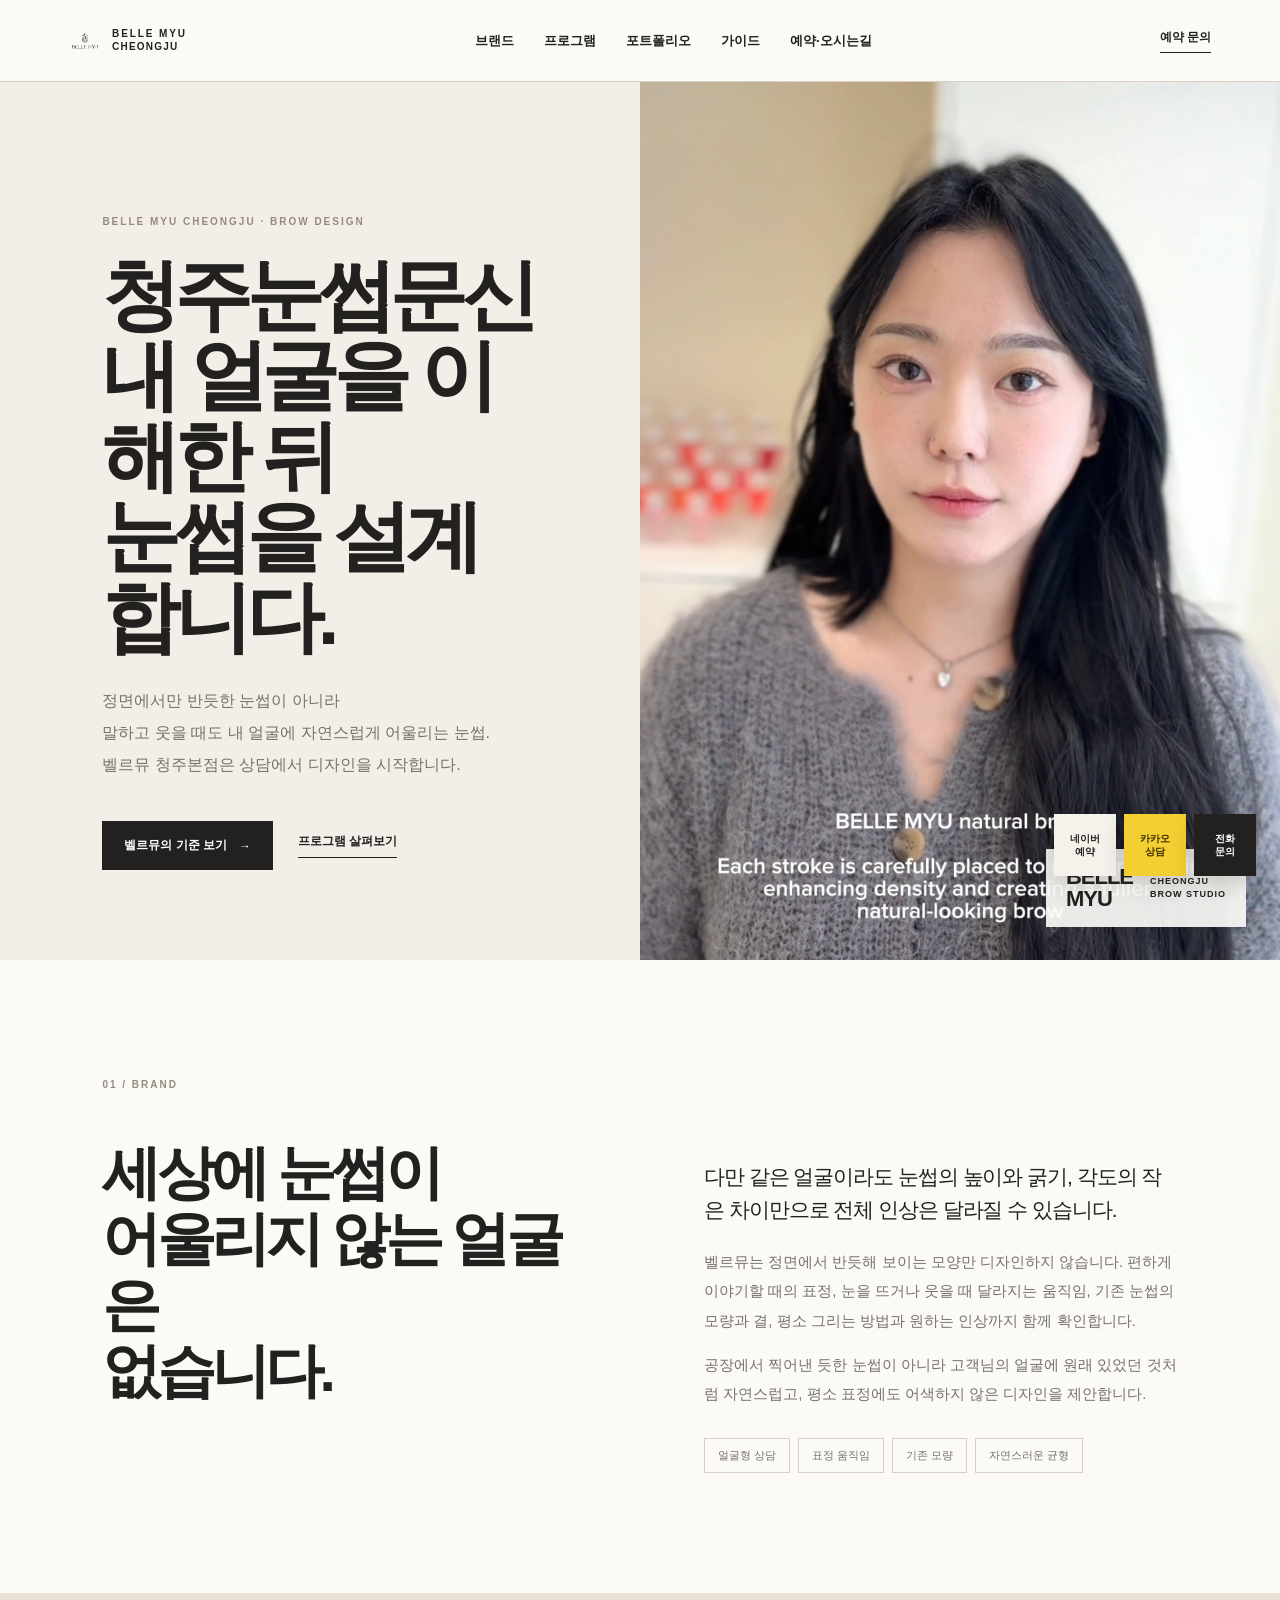
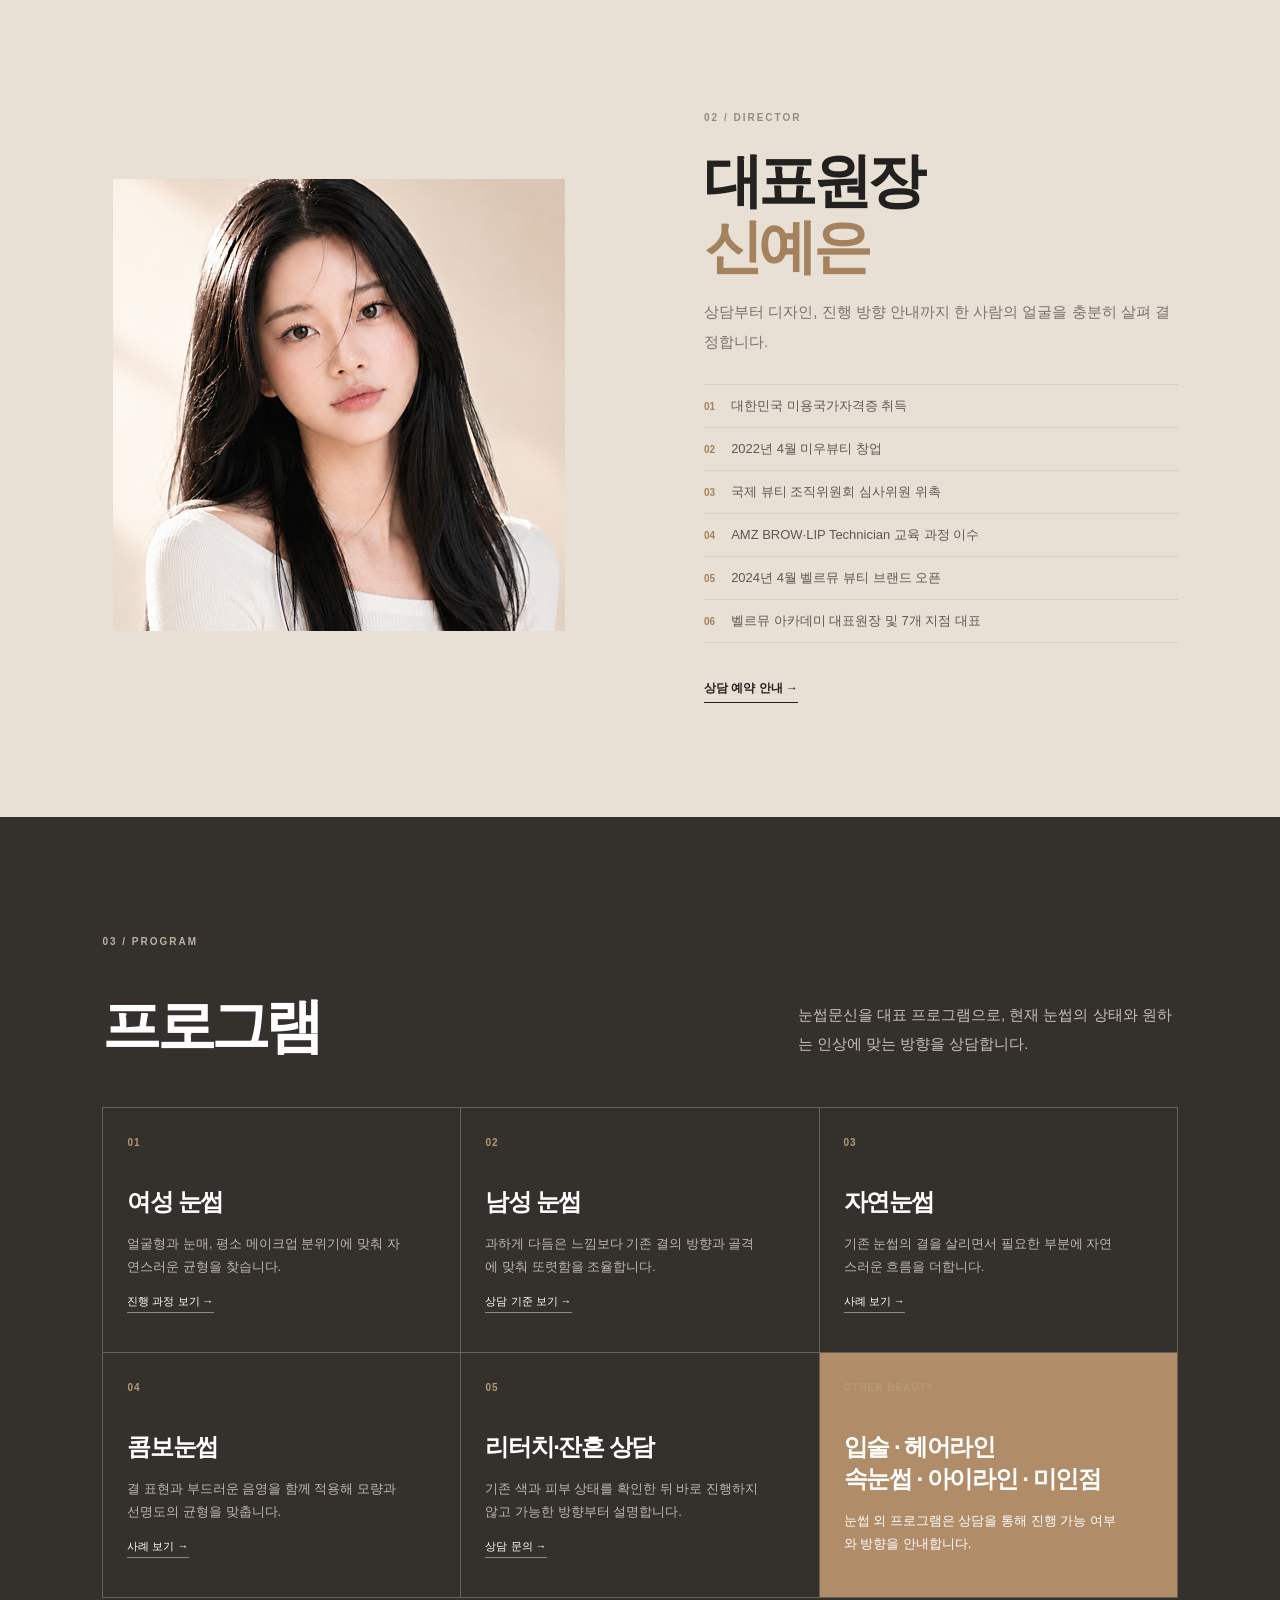
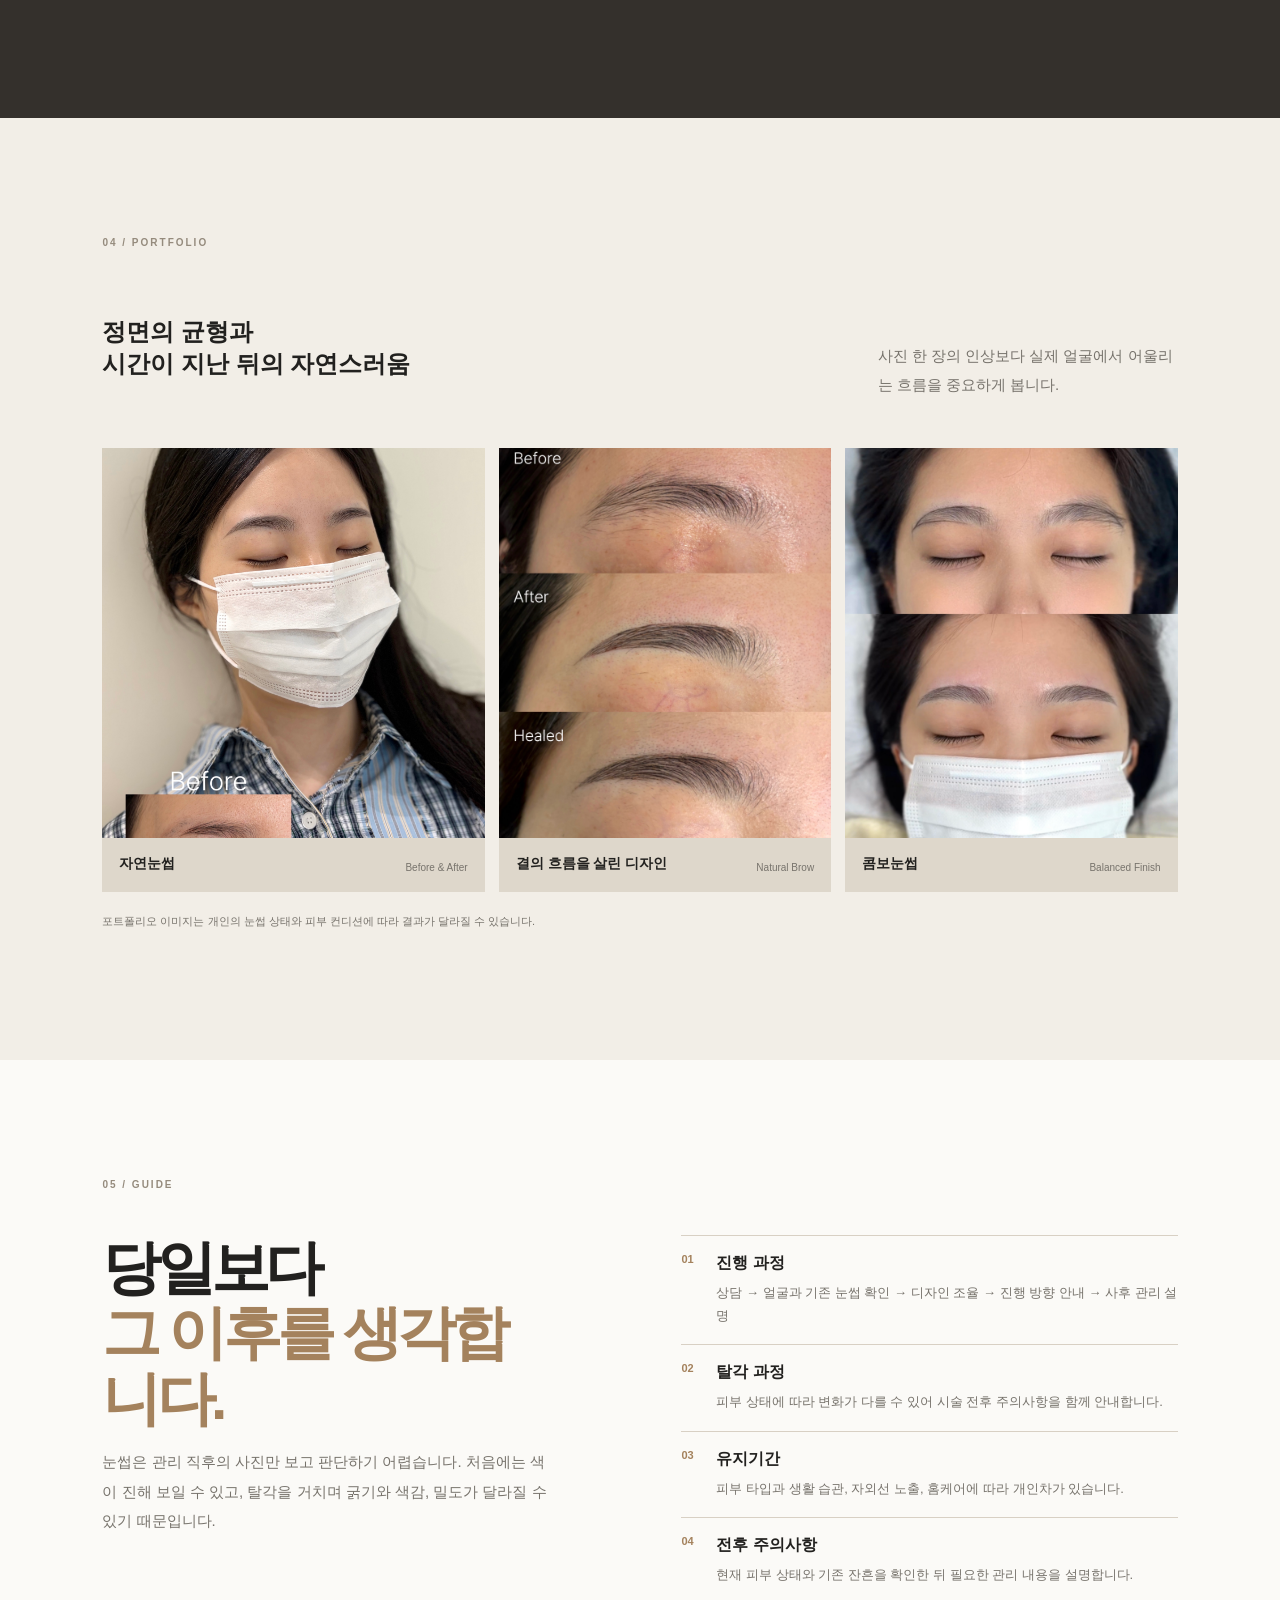
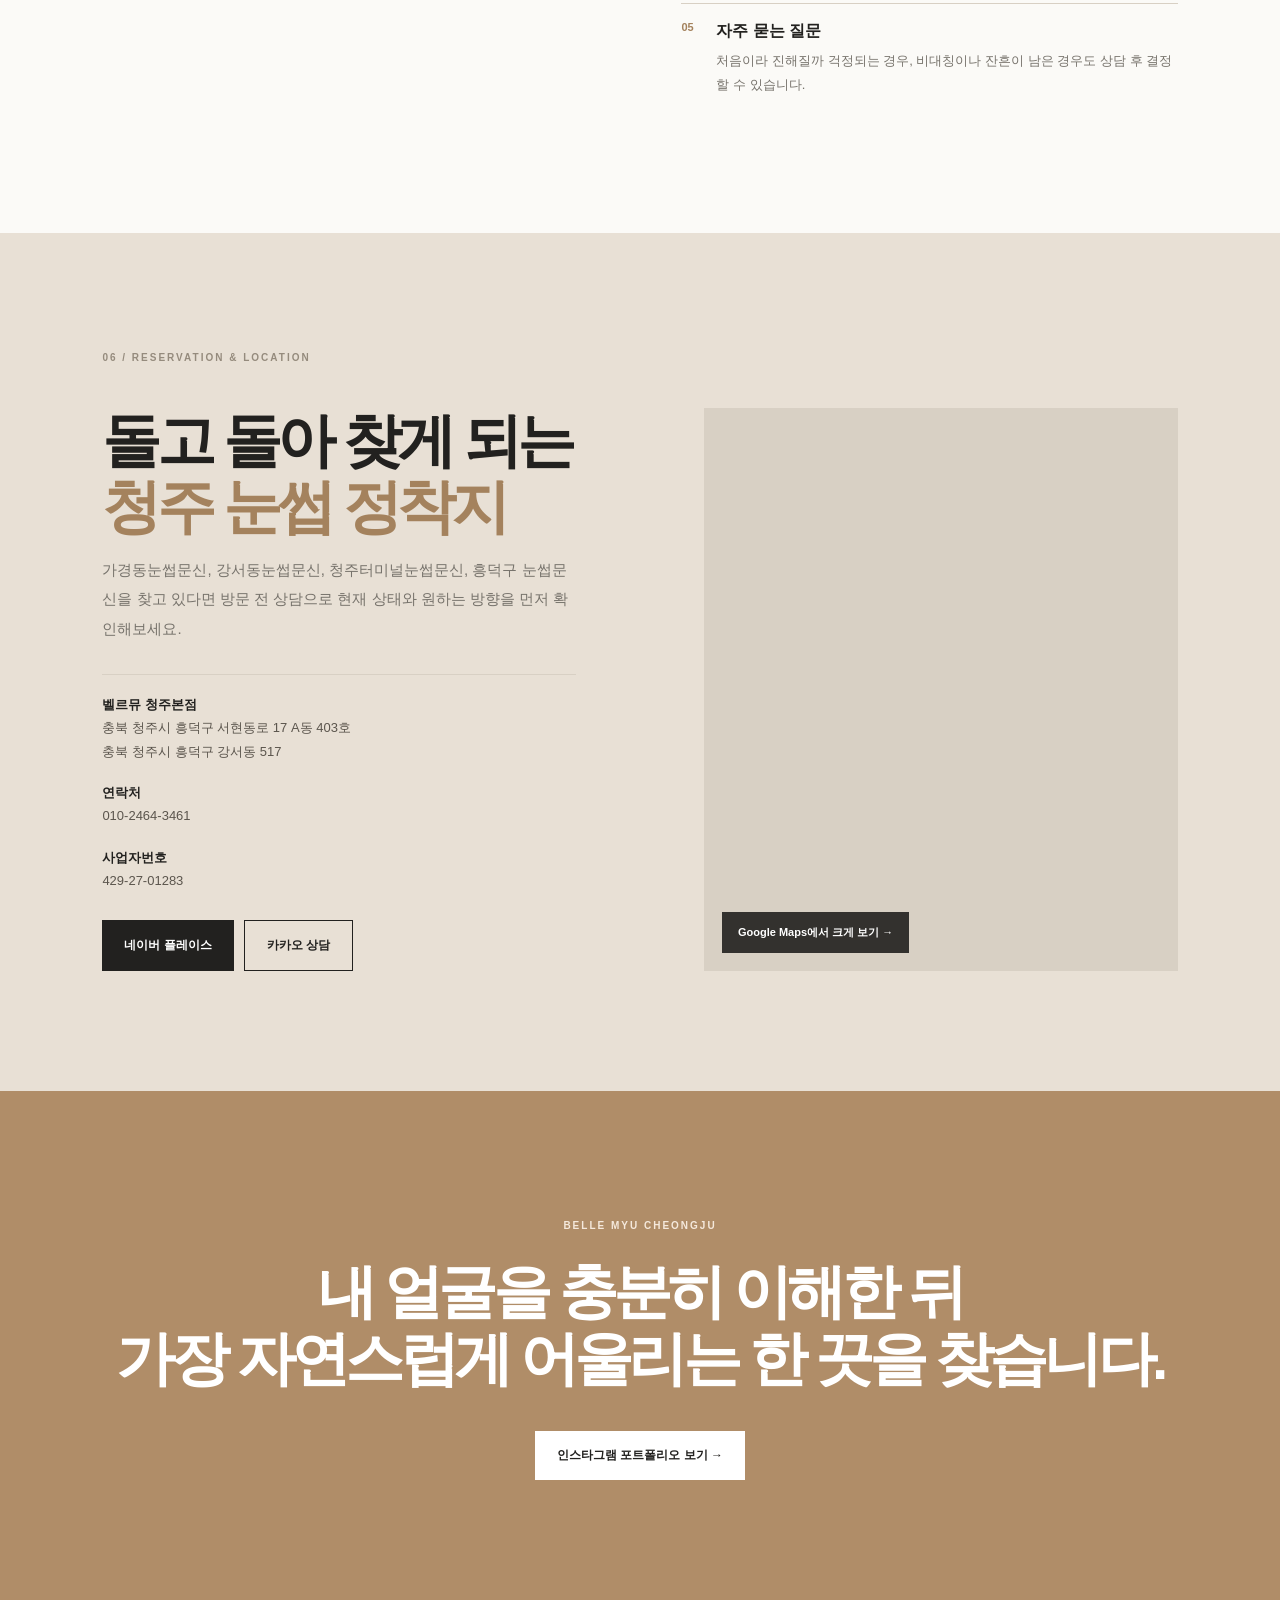
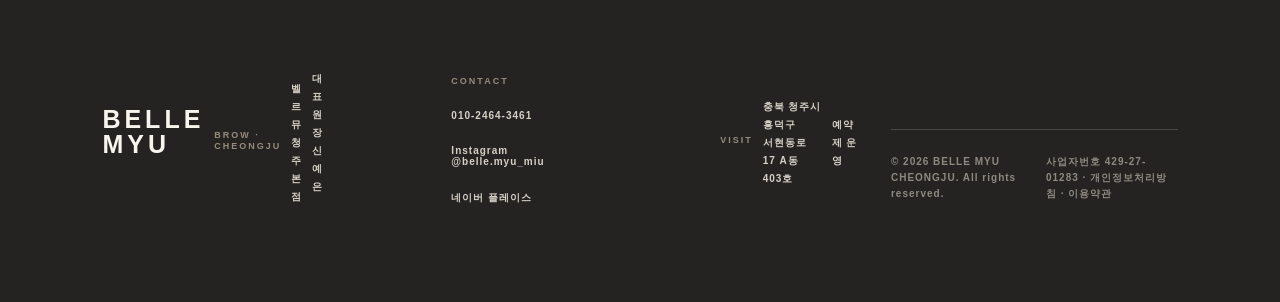
<file: index.html>
<!doctype html>
<html lang="ko">
<head>
  <meta charset="UTF-8">
  <meta name="viewport" content="width=device-width, initial-scale=1">
  <title>청주눈썹문신 벨르뮤 청주본점 | 자연눈썹·콤보눈썹 맞춤 디자인</title>
  <meta name="description" content="청주눈썹문신 벨르뮤 청주본점. 가경동눈썹문신, 강서동눈썹문신, 청주터미널눈썹문신, 흥덕구 눈썹문신을 찾는 분들을 위해 얼굴형과 표정, 기존 눈썹의 결을 살펴 자연눈썹·콤보눈썹·섀도우눈썹을 상담합니다.">
  <meta name="keywords" content="청주눈썹문신, 청주반영구, 청주자연눈썹, 청주눈썹반영구, 청주반영구눈썹, 흥덕구눈썹문신, 강서동눈썹문신, 청주섀도우눈썹, 청주콤보눈썹, 청주남자눈썹문신, 청주속눈썹펌, 청주입술문신, 청주미인점, 청주헤어라인, 벨르뮤청주본점, 청주눈썹문신잘하는곳, 청주반영구잘하는곳, 청주 눈썹, 충북눈썹문신">
  <meta name="author" content="벨르뮤 청주본점">
  <meta name="robots" content="index,follow,max-image-preview:large,max-snippet:-1">
  <link rel="canonical" href="https://cheongjumicroblading-bellemyu.pages.dev/">
  <link rel="icon" type="image/png" href="assets/logo.png">
  <meta property="og:type" content="website">
<meta property="og:site_name" content="벨르뮤 청주본점">
  <meta property="og:title" content="청주눈썹문신 벨르뮤 청주본점">
<meta property="og:description" content="얼굴과 표정, 기존 눈썹의 흐름을 살펴 자연스럽게 디자인하는 청주눈썹문신 상담.">
  <meta property="og:url" content="https://cheongjumicroblading-bellemyu.pages.dev/">
<meta property="og:image" content="https://cheongjumicroblading-bellemyu.pages.dev/assets/brow-01-detail.jpg">
  <link rel="stylesheet" href="style.css">
  <script type="application/ld+json">
  {"@context":"https://schema.org","@type":"BeautySalon","@id":"https://cheongjumicroblading-bellemyu.pages.dev/#business","name":"벨르뮤 청주본점","alternateName":["청주눈썹문신 벨르뮤","벨르뮤 청주눈썹디자인"],"url":"https://cheongjumicroblading-bellemyu.pages.dev/","telephone":"010-2464-3461","image":"https://cheongjumicroblading-bellemyu.pages.dev/assets/brow-01-detail.jpg","logo":"https://cheongjumicroblading-bellemyu.pages.dev/assets/logo.png","address":{"@type":"PostalAddress","streetAddress":"서현동로 17 A동 403호","addressLocality":"청주시 흥덕구","addressRegion":"충청북도","addressCountry":"KR"},"areaServed":["가경동","강서동","청주터미널","흥덕구"],"sameAs":["https://www.instagram.com/belle.myu_miu/","https://m.place.naver.com/place/2067788994/home","https://pf.kakao.com/_lzrzn"],"founder":{"@type":"Person","name":"신예은"},"hasOfferCatalog":{"@type":"OfferCatalog","name":"벨르뮤 프로그램","itemListElement":[{"@type":"Offer","itemOffered":{"@type":"Service","name":"자연눈썹문신"}},{"@type":"Offer","itemOffered":{"@type":"Service","name":"콤보눈썹문신"}},{"@type":"Offer","itemOffered":{"@type":"Service","name":"섀도우눈썹문신"}}]}}
  </script>
</head>
<body>
  <header class="header">
<a class="logo-link" href="index.html" aria-label="벨르뮤 청주본점 홈">
<img src="assets/logo.png" alt="벨르뮤 청주본점 로고">
<span>BELLE MYU<br>
<b>CHEONGJU</b>
</span>
</a>
<nav class="main-nav" aria-label="주요 메뉴">
<a href="brand.html">브랜드</a>
<a href="program.html">프로그램</a>
<a href="portfolio.html">포트폴리오</a>
<a href="guide.html">가이드</a>
<a href="visit.html">예약·오시는길</a>
</nav>
<a class="nav-button" href="https://m.place.naver.com/place/2067788994/home" target="_blank" rel="noopener">예약 문의</a>
</header>
  <main id="top">
    <section class="hero">
<div class="hero-text">
<p class="eyebrow">BELLE MYU CHEONGJU · BROW DESIGN</p>
<h1>청주눈썹문신<br>
<strong>내 얼굴을 이해한 뒤<br>눈썹을 설계합니다.</strong>
</h1>
<p class="hero-copy">정면에서만 반듯한 눈썹이 아니라<br>말하고 웃을 때도 내 얼굴에 자연스럽게 어울리는 눈썹.<br>벨르뮤 청주본점은 상담에서 디자인을 시작합니다.</p>
<div class="hero-actions">
<a class="button dark" href="#brand">벨르뮤의 기준 보기 <span>→</span>
</a>
<a class="under-link" href="#program">프로그램 살펴보기</a>
</div>
</div>
<div class="hero-media">
<img src="assets/hero-brow.jpg" alt="벨르뮤 청주본점 자연눈썹문신 디자인 사례" fetchpriority="high">
<div class="hero-stamp">
<b>BELLE<br>MYU</b>
<span>CHEONGJU<br>BROW STUDIO</span>
</div>
</div>
</section>
    <section id="brand" class="brand-section section">
<div class="section-index">01 / BRAND</div>
<div class="brand-grid">
<div>
<h2>세상에 눈썹이<br>어울리지 않는 얼굴은<br>
<strong>없습니다.</strong>
</h2>
</div>
<div class="brand-copy">
<p class="lead">다만 같은 얼굴이라도 눈썹의 높이와 굵기, 각도의 작은 차이만으로 전체 인상은 달라질 수 있습니다.</p>
<p>벨르뮤는 정면에서 반듯해 보이는 모양만 디자인하지 않습니다. 편하게 이야기할 때의 표정, 눈을 뜨거나 웃을 때 달라지는 움직임, 기존 눈썹의 모량과 결, 평소 그리는 방법과 원하는 인상까지 함께 확인합니다.</p>
<p>공장에서 찍어낸 듯한 눈썹이 아니라 고객님의 얼굴에 원래 있었던 것처럼 자연스럽고, 평소 표정에도 어색하지 않은 디자인을 제안합니다.</p>
<div class="keyword-row">
<span>얼굴형 상담</span>
<span>표정 움직임</span>
<span>기존 모량</span>
<span>자연스러운 균형</span>
</div>
</div>
</div>
</section>
    <section class="director section">
<div class="director-image">
<img src="assets/director.png" alt="벨르뮤 청주본점 대표원장 신예은">
</div>
<div class="director-copy">
<div class="section-index">02 / DIRECTOR</div>
<h2>대표원장<br>
<strong>신예은</strong>
</h2>
<p>상담부터 디자인, 진행 방향 안내까지 한 사람의 얼굴을 충분히 살펴 결정합니다.</p>
<ol>
<li>대한민국 미용국가자격증 취득</li>
<li>2022년 4월 미우뷰티 창업</li>
<li>국제 뷰티 조직위원회 심사위원 위촉</li>
<li>AMZ BROW·LIP Technician 교육 과정 이수</li>
<li>2024년 4월 벨르뮤 뷰티 브랜드 오픈</li>
<li>벨르뮤 아카데미 대표원장 및 7개 지점 대표</li>
</ol>
<a class="under-link" href="#visit">상담 예약 안내 →</a>
</div>
</section>
    <section id="program" class="program section">
<div class="section-index">03 / PROGRAM</div>
<div class="program-head">
<h2>프로그램</h2>
<p>눈썹문신을 대표 프로그램으로, 현재 눈썹의 상태와 원하는 인상에 맞는 방향을 상담합니다.</p>
</div>
<div class="program-grid">
<article>
<span>01</span>
<h3>여성 눈썹</h3>
<p>얼굴형과 눈매, 평소 메이크업 분위기에 맞춰 자연스러운 균형을 찾습니다.</p>
<a href="#guide">진행 과정 보기 →</a>
</article>
<article>
<span>02</span>
<h3>남성 눈썹</h3>
<p>과하게 다듬은 느낌보다 기존 결의 방향과 골격에 맞춰 또렷함을 조율합니다.</p>
<a href="#guide">상담 기준 보기 →</a>
</article>
<article>
<span>03</span>
<h3>자연눈썹</h3>
<p>기존 눈썹의 결을 살리면서 필요한 부분에 자연스러운 흐름을 더합니다.</p>
<a href="#portfolio">사례 보기 →</a>
</article>
<article>
<span>04</span>
<h3>콤보눈썹</h3>
<p>결 표현과 부드러운 음영을 함께 적용해 모량과 선명도의 균형을 맞춥니다.</p>
<a href="#portfolio">사례 보기 →</a>
</article>
<article>
<span>05</span>
<h3>리터치·잔흔 상담</h3>
<p>기존 색과 피부 상태를 확인한 뒤 바로 진행하지 않고 가능한 방향부터 설명합니다.</p>
<a href="#visit">상담 문의 →</a>
</article>
<article class="other-program">
<span>OTHER BEAUTY</span>
<h3>입술 · 헤어라인<br>속눈썹 · 아이라인 · 미인점</h3>
<p>눈썹 외 프로그램은 상담을 통해 진행 가능 여부와 방향을 안내합니다.</p>
</article>
</div>
</section>
    <section id="portfolio" class="portfolio section">
<div class="section-index">04 / PORTFOLIO</div>
<div class="portfolio-head">
<h2>정면의 균형과<br>시간이 지난 뒤의 자연스러움</h2>
<p>사진 한 장의 인상보다 실제 얼굴에서 어울리는 흐름을 중요하게 봅니다.</p>
</div>
<div class="portfolio-grid">
<figure>
<img src="assets/brow-01.jpg" alt="청주눈썹문신 시술 전후 사례">
<figcaption>
<b>자연눈썹</b>
<span>Before & After</span>
</figcaption>
</figure>
<figure>
<img src="assets/brow-01-detail.jpg" alt="청주 자연눈썹 결 표현 사례">
<figcaption>
<b>결의 흐름을 살린 디자인</b>
<span>Natural Brow</span>
</figcaption>
</figure>
<figure>
<img src="assets/brow-02.jpg" alt="청주 콤보눈썹 디자인 사례">
<figcaption>
<b>콤보눈썹</b>
<span>Balanced Finish</span>
</figcaption>
</figure>
</div>
<p class="portfolio-note">포트폴리오 이미지는 개인의 눈썹 상태와 피부 컨디션에 따라 결과가 달라질 수 있습니다.</p>
</section>
    <section id="guide" class="guide section">
<div class="section-index">05 / GUIDE</div>
<div class="guide-grid">
<div>
<h2>당일보다<br>
<strong>그 이후를 생각합니다.</strong>
</h2>
<p>눈썹은 관리 직후의 사진만 보고 판단하기 어렵습니다. 처음에는 색이 진해 보일 수 있고, 탈각을 거치며 굵기와 색감, 밀도가 달라질 수 있기 때문입니다.</p>
</div>
<div class="guide-list">
<div>
<b>01</b>
<h3>진행 과정</h3>
<p>상담 → 얼굴과 기존 눈썹 확인 → 디자인 조율 → 진행 방향 안내 → 사후 관리 설명</p>
</div>
<div>
<b>02</b>
<h3>탈각 과정</h3>
<p>피부 상태에 따라 변화가 다를 수 있어 시술 전후 주의사항을 함께 안내합니다.</p>
</div>
<div>
<b>03</b>
<h3>유지기간</h3>
<p>피부 타입과 생활 습관, 자외선 노출, 홈케어에 따라 개인차가 있습니다.</p>
</div>
<div>
<b>04</b>
<h3>전후 주의사항</h3>
<p>현재 피부 상태와 기존 잔흔을 확인한 뒤 필요한 관리 내용을 설명합니다.</p>
</div>
<div>
<b>05</b>
<h3>자주 묻는 질문</h3>
<p>처음이라 진해질까 걱정되는 경우, 비대칭이나 잔흔이 남은 경우도 상담 후 결정할 수 있습니다.</p>
</div>
</div>
</div>
</section>
    <section id="visit" class="visit section">
<div class="section-index">06 / RESERVATION & LOCATION</div>
<div class="visit-grid">
<div>
<h2>돌고 돌아 찾게 되는<br>
<strong>청주 눈썹 정착지</strong>
</h2>
<p>가경동눈썹문신, 강서동눈썹문신, 청주터미널눈썹문신, 흥덕구 눈썹문신을 찾고 있다면 방문 전 상담으로 현재 상태와 원하는 방향을 먼저 확인해보세요.</p>
<div class="visit-box">
<p>
<b>벨르뮤 청주본점</b>
<br>충북 청주시 흥덕구 서현동로 17 A동 403호<br>충북 청주시 흥덕구 강서동 517</p>
<p>
<b>연락처</b>
<br>
<a href="tel:01024643461">010-2464-3461</a>
</p>
<p>
<b>사업자번호</b>
<br>429-27-01283</p>
</div>
<div class="visit-buttons">
<a class="button dark" href="https://m.place.naver.com/place/2067788994/home" target="_blank" rel="noopener">네이버 플레이스</a>
<a class="button outline" href="https://pf.kakao.com/_lzrzn" target="_blank" rel="noopener">카카오 상담</a>
</div>
</div>
<div class="location-panel">
<iframe title="벨르뮤 청주본점 구글 지도" src="https://www.google.com/maps?q=%EC%B6%A9%EB%B6%81%20%EC%B2%AD%EC%A3%BC%EC%8B%9C%20%ED%9D%A5%EB%8D%95%EA%B5%AC%20%EC%84%9C%ED%98%84%EB%8F%99%EB%A1%9C%2017%20A%EB%8F%99%20403%ED%98%B8&output=embed" loading="lazy" referrerpolicy="no-referrer-when-downgrade">
</iframe>
<a class="map-overlay" href="https://www.google.com/maps/search/?api=1&query=%EC%B6%A9%EB%B6%81%20%EC%B2%AD%EC%A3%BC%EC%8B%9C%20%ED%9D%A5%EB%8D%95%EA%B5%AC%20%EC%84%9C%ED%98%84%EB%8F%99%EB%A1%9C%2017%20A%EB%8F%99%20403%ED%98%B8" target="_blank" rel="noopener">Google Maps에서 크게 보기 →</a>
</div>
</div>
</section>
    <section class="final-cta">
<p class="eyebrow">BELLE MYU CHEONGJU</p>
<h2>내 얼굴을 충분히 이해한 뒤<br>가장 자연스럽게 어울리는 한 끗을 찾습니다.</h2>
<a class="button light" href="https://www.instagram.com/belle.myu_miu/" target="_blank" rel="noopener">인스타그램 포트폴리오 보기 →</a>
</section>
  </main>
  <footer class="site-footer">
<div class="footer-grid">
<div class="footer-brand">
<strong>BELLE MYU</strong>
<span>BROW · CHEONGJU</span>
<p>벨르뮤 청주본점</p>
<p>대표원장 신예은</p>
</div>
<div class="footer-contact">
<span>CONTACT</span>
<a href="tel:01024643461">010-2464-3461</a>
<a href="https://www.instagram.com/belle.myu_miu/" target="_blank" rel="noopener">Instagram @belle.myu_miu</a>
<a href="https://m.place.naver.com/place/2067788994/home" target="_blank" rel="noopener">네이버 플레이스</a>
</div>
<div class="footer-visit">
<span>VISIT</span>
<p>충북 청주시 흥덕구<br>서현동로 17 A동 403호</p>
<p>예약제 운영</p>
</div>
</div>
<div class="footer-bottom">
<span>© 2026 BELLE MYU CHEONGJU. All rights reserved.</span>
<span>사업자번호 429-27-01283 · 개인정보처리방침 · 이용약관</span>
</div>
</footer>
  <div class="floating-actions" aria-label="빠른 상담 메뉴">
<a class="float-place" href="https://m.place.naver.com/place/2067788994/home" target="_blank" rel="noopener">네이버<br>예약</a>
<a class="float-kakao" href="https://pf.kakao.com/_lzrzn" target="_blank" rel="noopener">카카오<br>상담</a>
<a class="float-call" href="tel:01024643461">전화<br>문의</a>
</div>
  <script src="script.js">
</script>
</body>
</html>
</file>
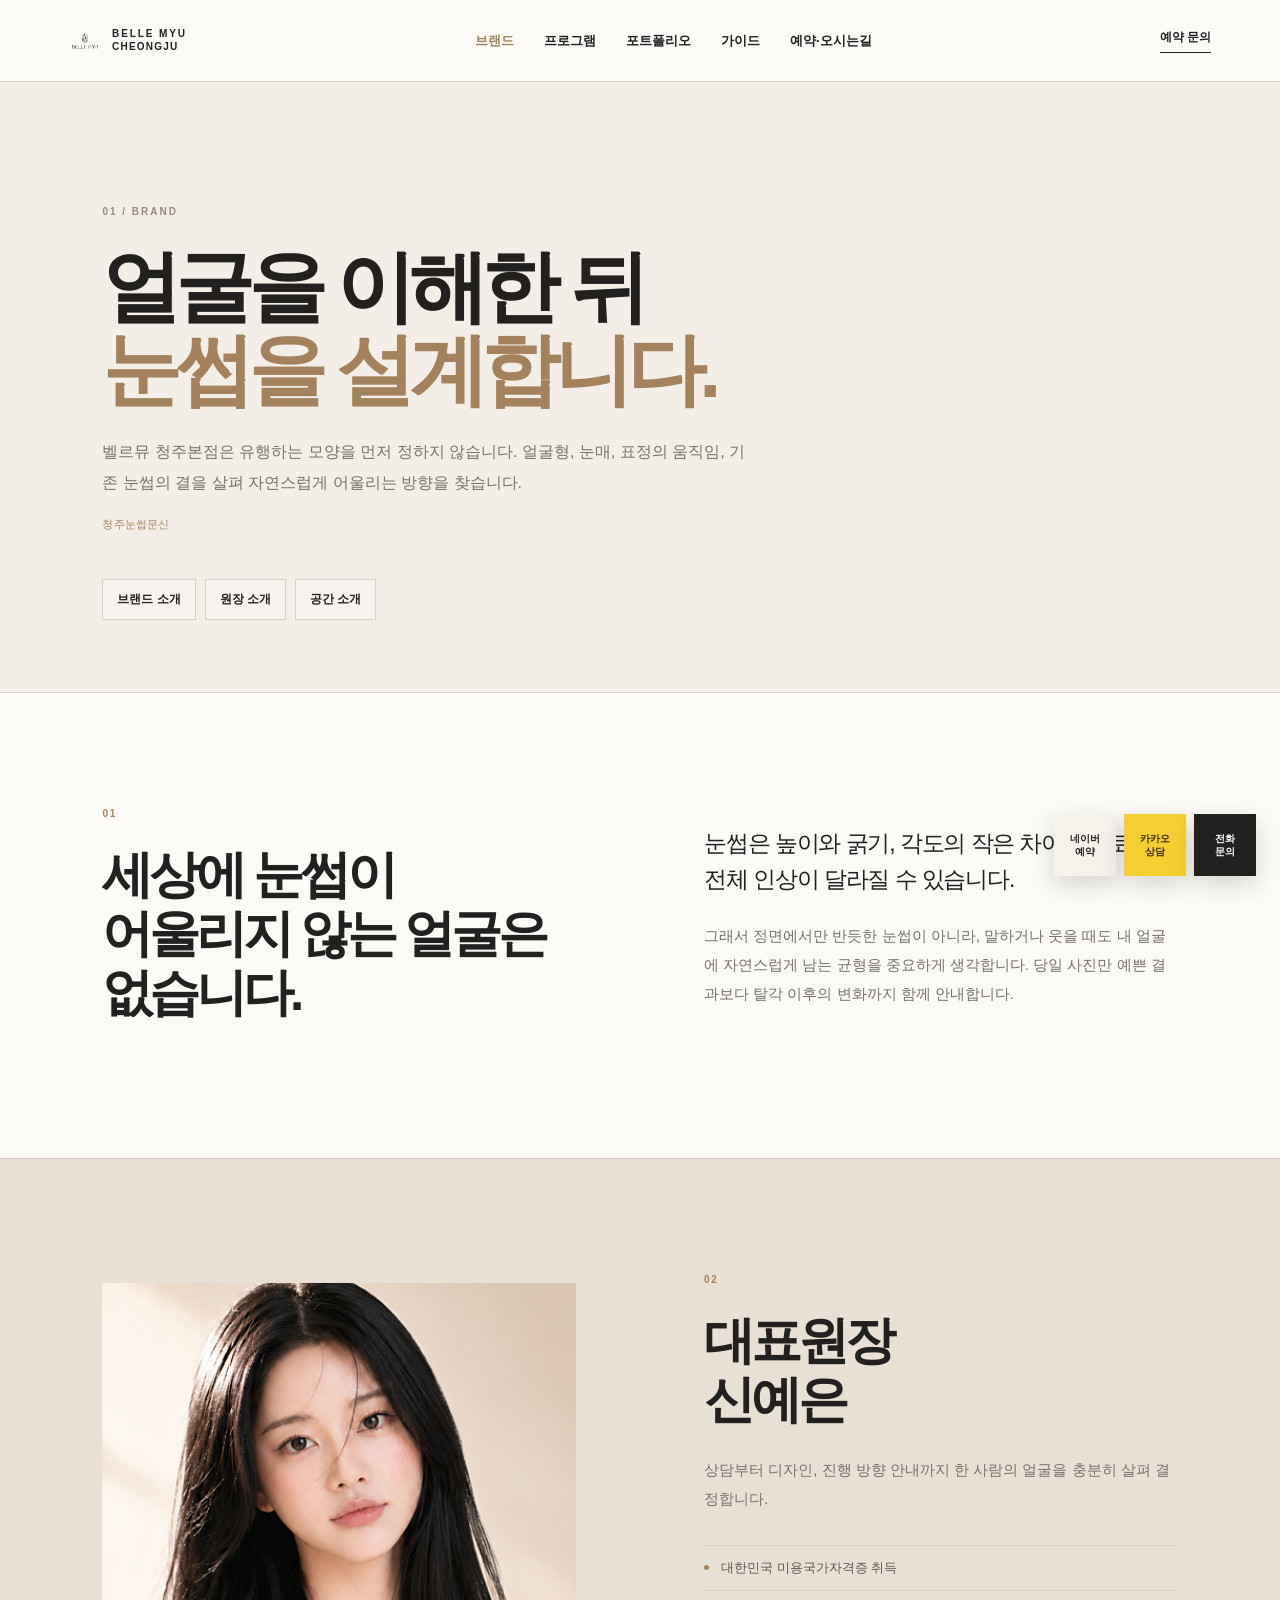
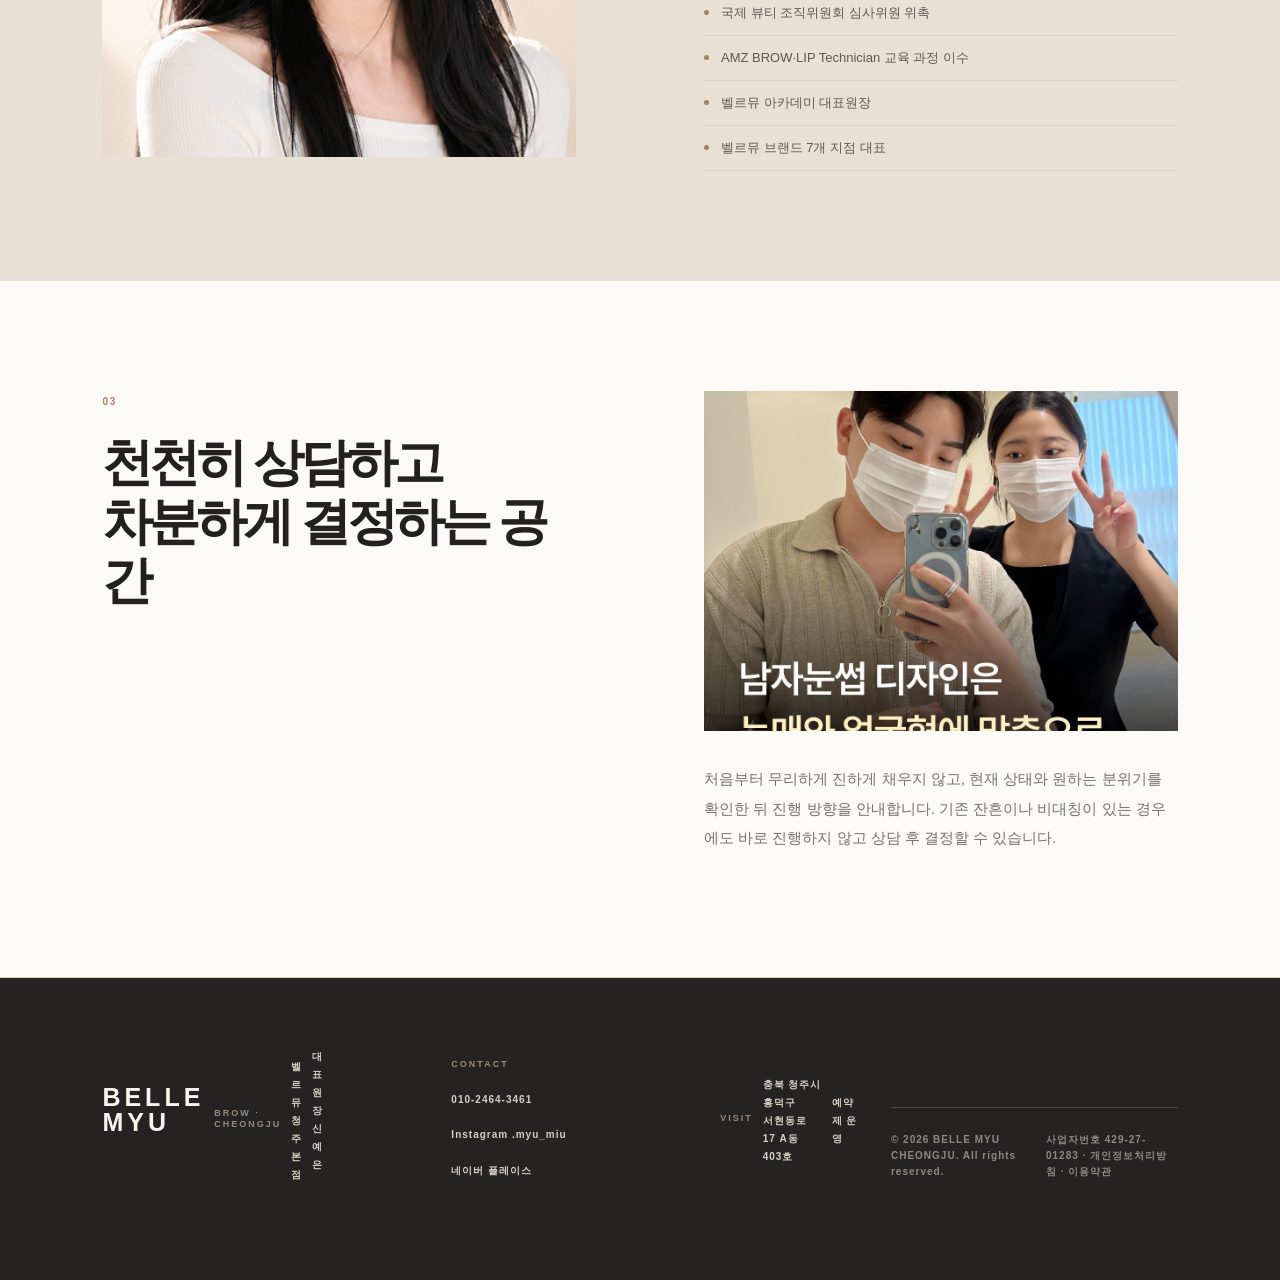
<file: brand.html>
<!doctype html>
<html lang="ko">
<head>
<meta charset="UTF-8">
<meta name="viewport" content="width=device-width,initial-scale=1">
<title>청주눈썹문신 벨르뮤 브랜드 소개</title>
<meta name="description" content="청주눈썹문신 벨르뮤 청주본점의 브랜드 철학, 대표원장 신예은, 공간 소개를 확인해보세요.">
<link rel="canonical" href="https://cheongjumicroblading-bellemyu.pages.dev/brand.html">
<link rel="icon" type="image/png" href="assets/logo.png">
<link rel="stylesheet" href="style.css">
</head>
<body>
<header class="header">
<a class="logo-link" href="index.html">
<img src="assets/logo.png" alt="벨르뮤 로고">
<span>BELLE MYU<br>
<b>CHEONGJU</b>
</span>
</a>
<nav class="main-nav">
<a class="active" href="brand.html">브랜드</a>
<a href="program.html">프로그램</a>
<a href="portfolio.html">포트폴리오</a>
<a href="guide.html">가이드</a>
<a href="visit.html">예약·오시는길</a>
</nav>
<a class="nav-button" href="https://m.place.naver.com/place/2067788994/home" target="_blank" rel="noopener">예약 문의</a>
</header>
<main class="detail-page">
<section class="detail-hero">
<p class="eyebrow">01 / BRAND</p>
<h1>얼굴을 이해한 뒤<br>
<strong>눈썹을 설계합니다.</strong>
</h1>
<p>벨르뮤 청주본점은 유행하는 모양을 먼저 정하지 않습니다. 얼굴형, 눈매, 표정의 움직임, 기존 눈썹의 결을 살펴 자연스럽게 어울리는 방향을 찾습니다.</p>
<p class="local-seo-line">청주눈썹문신</p>
<nav class="subnav">
<a href="#intro">브랜드 소개</a>
<a href="#director">원장 소개</a>
<a href="#space">공간 소개</a>
</nav>
</section>
<section id="intro" class="detail-block">
<div>
<span class="block-number">01</span>
<h2>세상에 눈썹이<br>어울리지 않는 얼굴은<br>
<strong>없습니다.</strong>
</h2>
</div>
<div>
<p class="lead">눈썹은 높이와 굵기, 각도의 작은 차이만으로도 전체 인상이 달라질 수 있습니다.</p>
<p>그래서 정면에서만 반듯한 눈썹이 아니라, 말하거나 웃을 때도 내 얼굴에 자연스럽게 남는 균형을 중요하게 생각합니다. 당일 사진만 예쁜 결과보다 탈각 이후의 변화까지 함께 안내합니다.</p>
</div>
</section>
<section id="director" class="detail-split">
<img src="assets/director.png" alt="벨르뮤 대표원장 신예은">
<div>
<span class="block-number">02</span>
<h2>대표원장<br>
<strong>신예은</strong>
</h2>
<p>상담부터 디자인, 진행 방향 안내까지 한 사람의 얼굴을 충분히 살펴 결정합니다.</p>
<ul class="plain-list">
<li>대한민국 미용국가자격증 취득</li>
<li>국제 뷰티 조직위원회 심사위원 위촉</li>
<li>AMZ BROW·LIP Technician 교육 과정 이수</li>
<li>벨르뮤 아카데미 대표원장</li>
<li>벨르뮤 브랜드 7개 지점 대표</li>
</ul>
</div>
</section>
<section id="space" class="detail-block space-block">
<div>
<span class="block-number">03</span>
<h2>천천히 상담하고<br>
<strong>차분하게 결정하는 공간</strong>
</h2>
</div>
<div>
<img src="assets/content-01.png" alt="벨르뮤 청주본점 콘텐츠 이미지">
<p>처음부터 무리하게 진하게 채우지 않고, 현재 상태와 원하는 분위기를 확인한 뒤 진행 방향을 안내합니다. 기존 잔흔이나 비대칭이 있는 경우에도 바로 진행하지 않고 상담 후 결정할 수 있습니다.</p>
</div>
</section>
</main>
<footer class="site-footer">
<div class="footer-grid">
<div class="footer-brand">
<strong>BELLE MYU</strong>
<span>BROW · CHEONGJU</span>
<p>벨르뮤 청주본점</p>
<p>대표원장 신예은</p>
</div>
<div class="footer-contact">
<span>CONTACT</span>
<a href="tel:01024643461">010-2464-3461</a>
<a href="https://www.instagram.com/belle.myu_miu/" target="_blank" rel="noopener">Instagram .myu_miu</a>
<a href="https://m.place.naver.com/place/2067788994/home" target="_blank" rel="noopener">네이버 플레이스</a>
</div>
<div class="footer-visit">
<span>VISIT</span>
<p>충북 청주시 흥덕구<br>서현동로 17 A동 403호</p>
<p>예약제 운영</p>
</div>
</div>
<div class="footer-bottom">
<span>© 2026 BELLE MYU CHEONGJU. All rights reserved.</span>
<span>사업자번호 429-27-01283 · 개인정보처리방침 · 이용약관</span>
</div>
</footer>
<div class="floating-actions">
<a class="float-place" href="https://m.place.naver.com/place/2067788994/home" target="_blank" rel="noopener">네이버<br>예약</a>
<a class="float-kakao" href="https://pf.kakao.com/_lzrzn" target="_blank" rel="noopener">카카오<br>상담</a>
<a class="float-call" href="tel:01024643461">전화<br>문의</a>
</div>
</body>
</html>
</file>
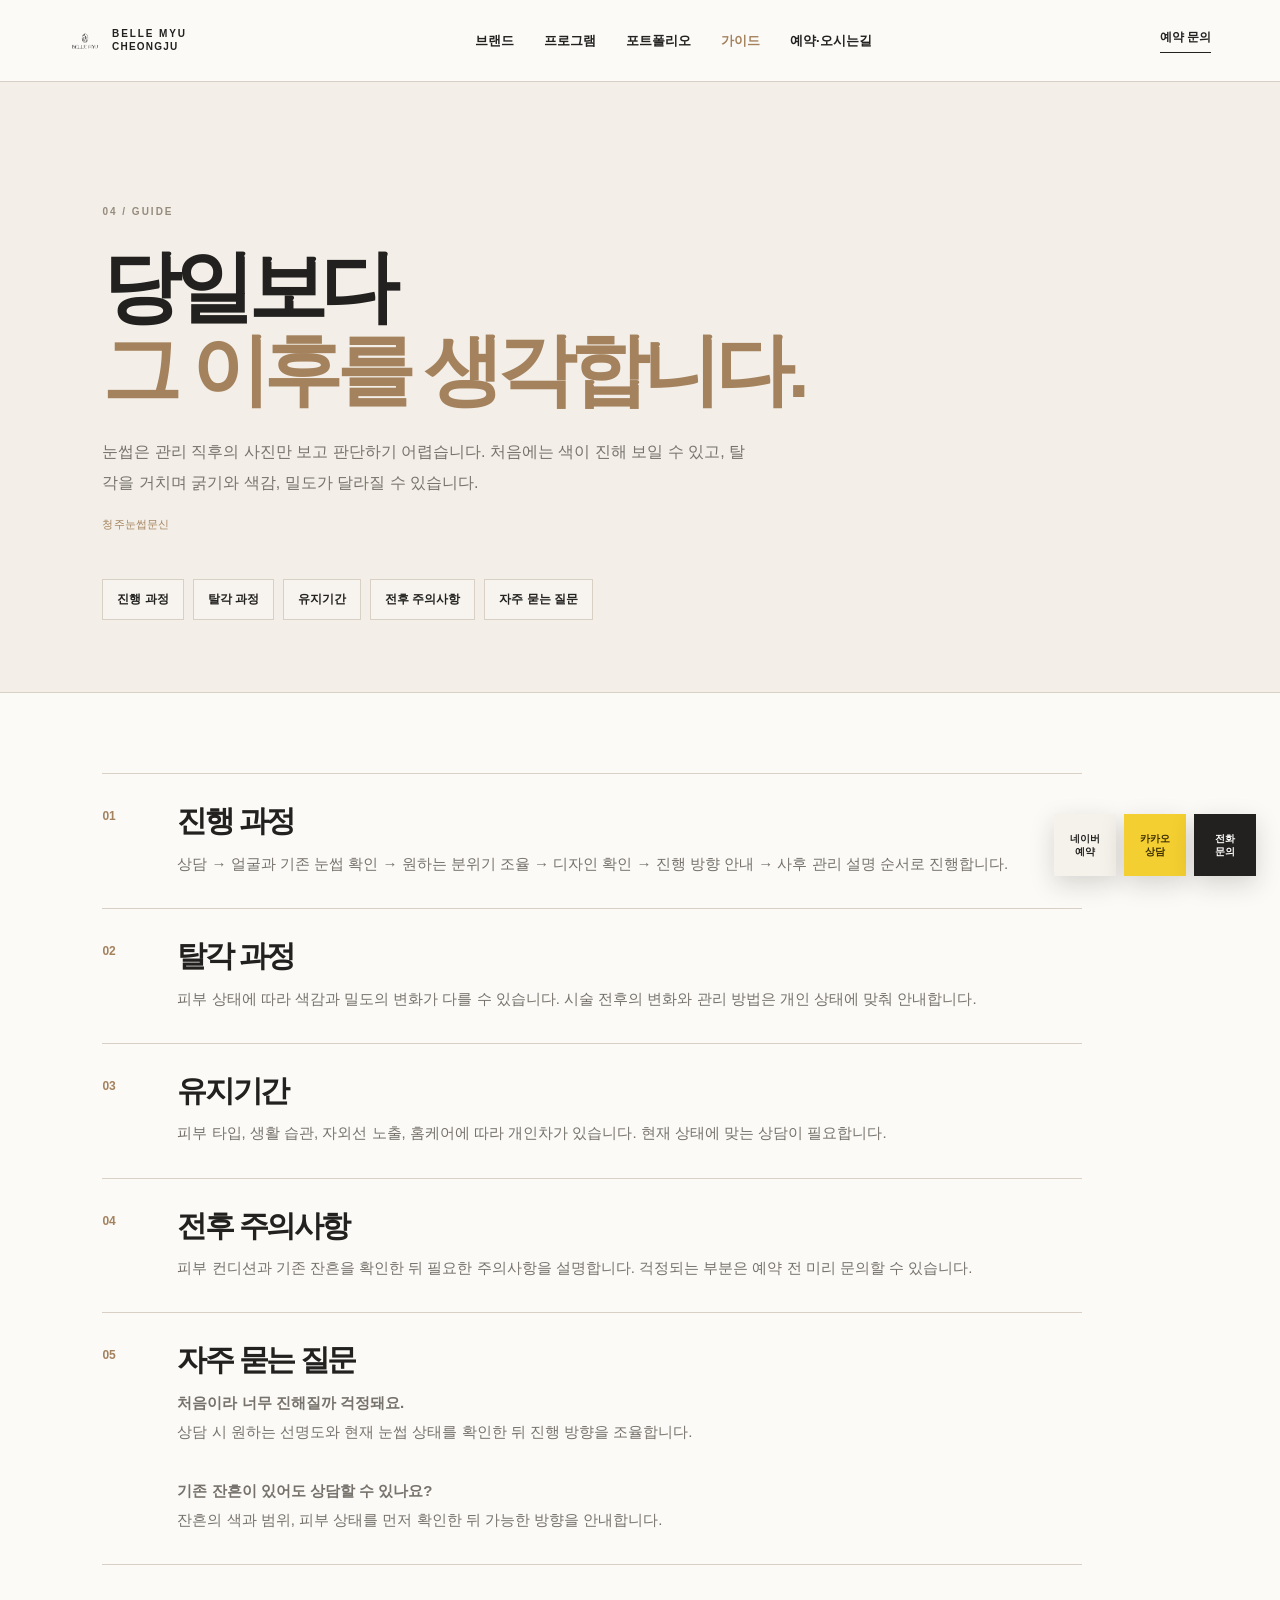
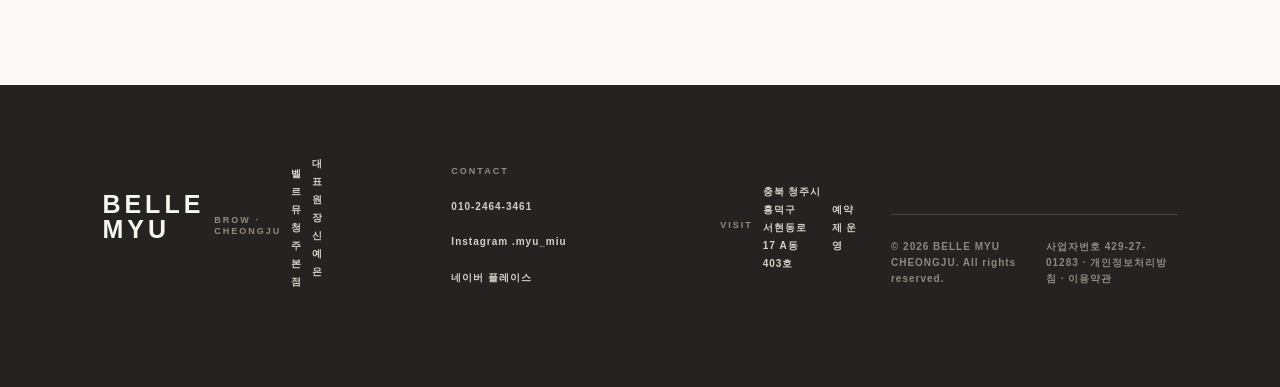
<file: guide.html>
<!doctype html>
<html lang="ko">
<head>
<meta charset="UTF-8">
<meta name="viewport" content="width=device-width,initial-scale=1">
<title>청주눈썹문신 가이드 | 탈각·유지기간·주의사항</title>
<meta name="description" content="청주눈썹문신 전 알아볼 진행 과정, 탈각 과정, 유지기간, 전후 주의사항과 자주 묻는 질문을 벨르뮤 청주본점에서 안내합니다.">
<link rel="canonical" href="https://cheongjumicroblading-bellemyu.pages.dev/guide.html">
<link rel="icon" type="image/png" href="assets/logo.png">
<link rel="stylesheet" href="style.css">
</head>
<body>
<header class="header">
<a class="logo-link" href="index.html">
<img src="assets/logo.png" alt="벨르뮤 로고">
<span>BELLE MYU<br>
<b>CHEONGJU</b>
</span>
</a>
<nav class="main-nav">
<a href="brand.html">브랜드</a>
<a href="program.html">프로그램</a>
<a href="portfolio.html">포트폴리오</a>
<a class="active" href="guide.html">가이드</a>
<a href="visit.html">예약·오시는길</a>
</nav>
<a class="nav-button" href="https://m.place.naver.com/place/2067788994/home" target="_blank" rel="noopener">예약 문의</a>
</header>
<main class="detail-page">
<section class="detail-hero">
<p class="eyebrow">04 / GUIDE</p>
<h1>당일보다<br>
<strong>그 이후를 생각합니다.</strong>
</h1>
<p>눈썹은 관리 직후의 사진만 보고 판단하기 어렵습니다. 처음에는 색이 진해 보일 수 있고, 탈각을 거치며 굵기와 색감, 밀도가 달라질 수 있습니다.</p>
<p class="local-seo-line">청주눈썹문신</p>
<nav class="subnav">
<a href="#process">진행 과정</a>
<a href="#fade">탈각 과정</a>
<a href="#duration">유지기간</a>
<a href="#care">전후 주의사항</a>
<a href="#faq">자주 묻는 질문</a>
</nav>
</section>
<section class="guide-detail-list">
<article id="process">
<span>01</span>
<div>
<h2>진행 과정</h2>
<p>상담 → 얼굴과 기존 눈썹 확인 → 원하는 분위기 조율 → 디자인 확인 → 진행 방향 안내 → 사후 관리 설명 순서로 진행합니다.</p>
</div>
</article>
<article id="fade">
<span>02</span>
<div>
<h2>탈각 과정</h2>
<p>피부 상태에 따라 색감과 밀도의 변화가 다를 수 있습니다. 시술 전후의 변화와 관리 방법은 개인 상태에 맞춰 안내합니다.</p>
</div>
</article>
<article id="duration">
<span>03</span>
<div>
<h2>유지기간</h2>
<p>피부 타입, 생활 습관, 자외선 노출, 홈케어에 따라 개인차가 있습니다. 현재 상태에 맞는 상담이 필요합니다.</p>
</div>
</article>
<article id="care">
<span>04</span>
<div>
<h2>전후 주의사항</h2>
<p>피부 컨디션과 기존 잔흔을 확인한 뒤 필요한 주의사항을 설명합니다. 걱정되는 부분은 예약 전 미리 문의할 수 있습니다.</p>
</div>
</article>
<article id="faq">
<span>05</span>
<div>
<h2>자주 묻는 질문</h2>
<p>
<b>처음이라 너무 진해질까 걱정돼요.</b>
<br>상담 시 원하는 선명도와 현재 눈썹 상태를 확인한 뒤 진행 방향을 조율합니다.<br>
<br>
<b>기존 잔흔이 있어도 상담할 수 있나요?</b>
<br>잔흔의 색과 범위, 피부 상태를 먼저 확인한 뒤 가능한 방향을 안내합니다.</p>
</div>
</article>
</section>
</main>
<footer class="site-footer">
<div class="footer-grid">
<div class="footer-brand">
<strong>BELLE MYU</strong>
<span>BROW · CHEONGJU</span>
<p>벨르뮤 청주본점</p>
<p>대표원장 신예은</p>
</div>
<div class="footer-contact">
<span>CONTACT</span>
<a href="tel:01024643461">010-2464-3461</a>
<a href="https://www.instagram.com/belle.myu_miu/" target="_blank" rel="noopener">Instagram .myu_miu</a>
<a href="https://m.place.naver.com/place/2067788994/home" target="_blank" rel="noopener">네이버 플레이스</a>
</div>
<div class="footer-visit">
<span>VISIT</span>
<p>충북 청주시 흥덕구<br>서현동로 17 A동 403호</p>
<p>예약제 운영</p>
</div>
</div>
<div class="footer-bottom">
<span>© 2026 BELLE MYU CHEONGJU. All rights reserved.</span>
<span>사업자번호 429-27-01283 · 개인정보처리방침 · 이용약관</span>
</div>
</footer>
<div class="floating-actions">
<a class="float-place" href="https://m.place.naver.com/place/2067788994/home" target="_blank" rel="noopener">네이버<br>예약</a>
<a class="float-kakao" href="https://pf.kakao.com/_lzrzn" target="_blank" rel="noopener">카카오<br>상담</a>
<a class="float-call" href="tel:01024643461">전화<br>문의</a>
</div>
</body>
</html>
</file>
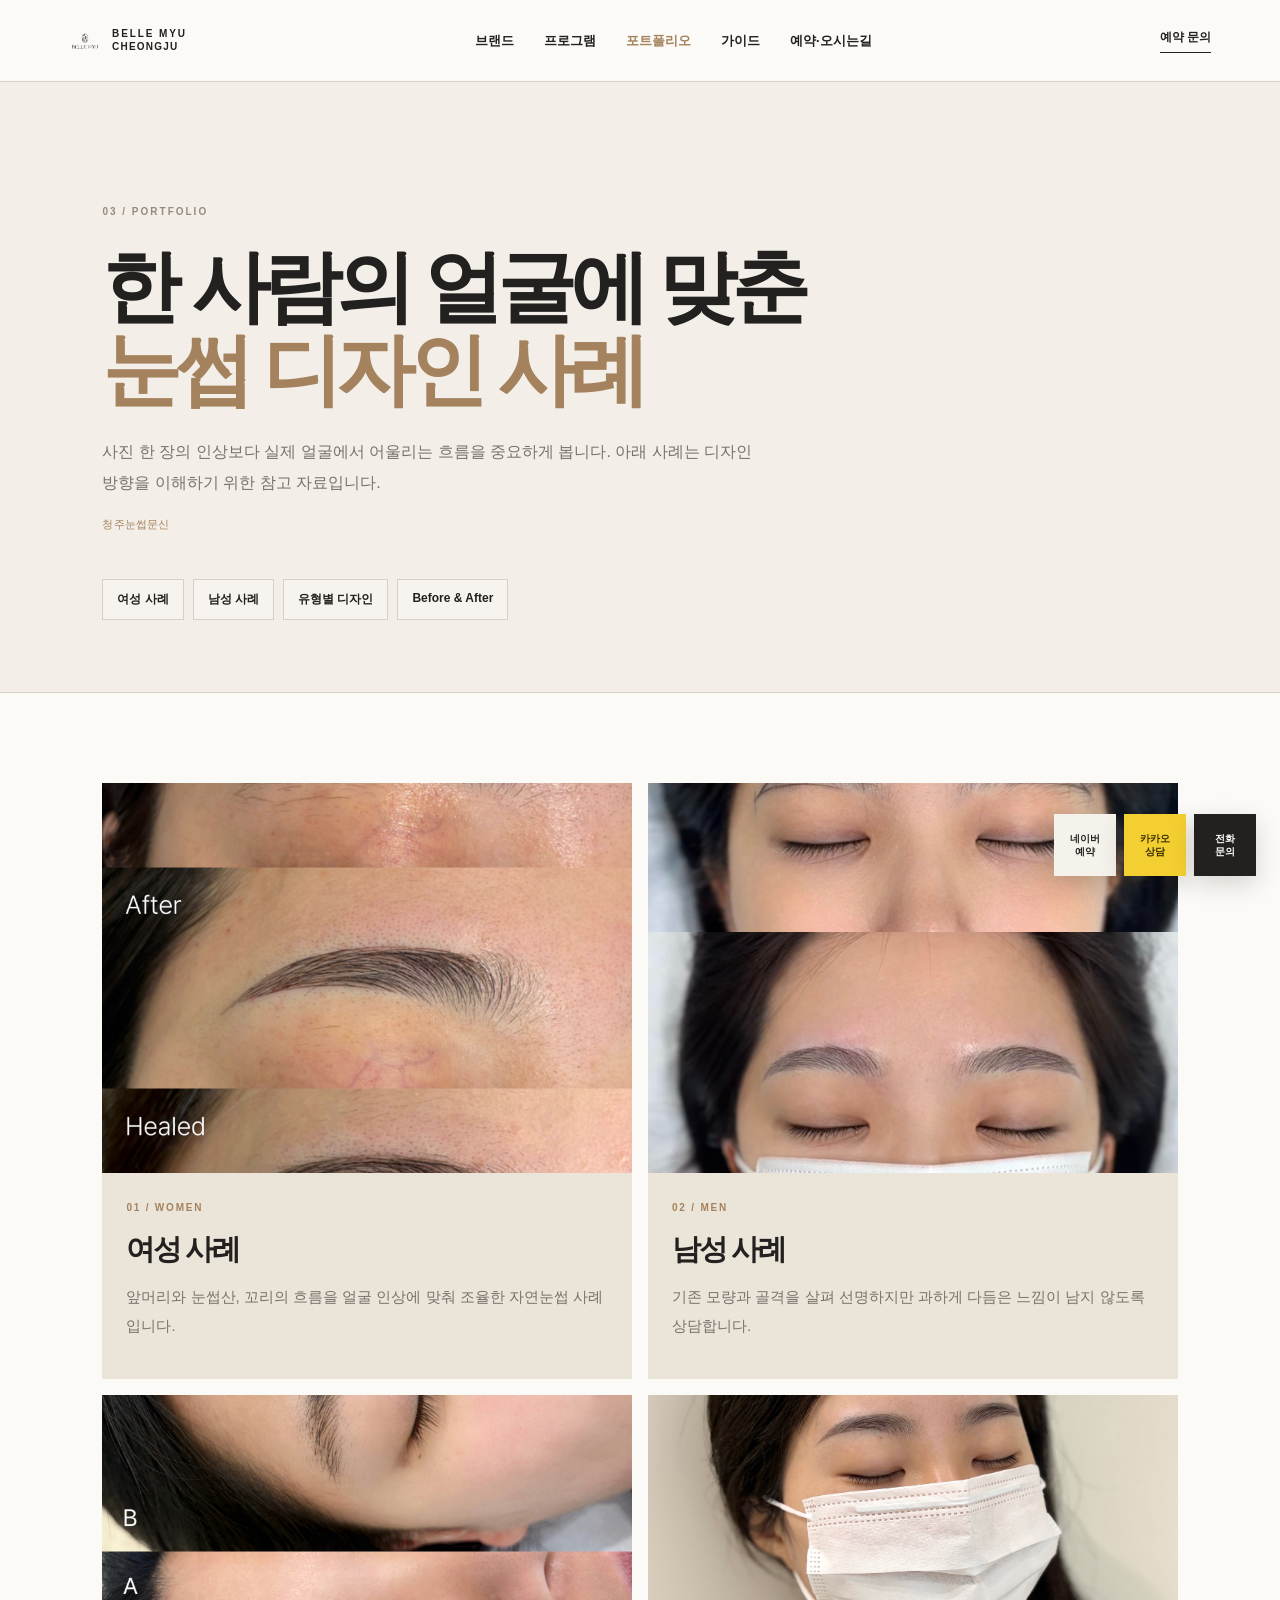
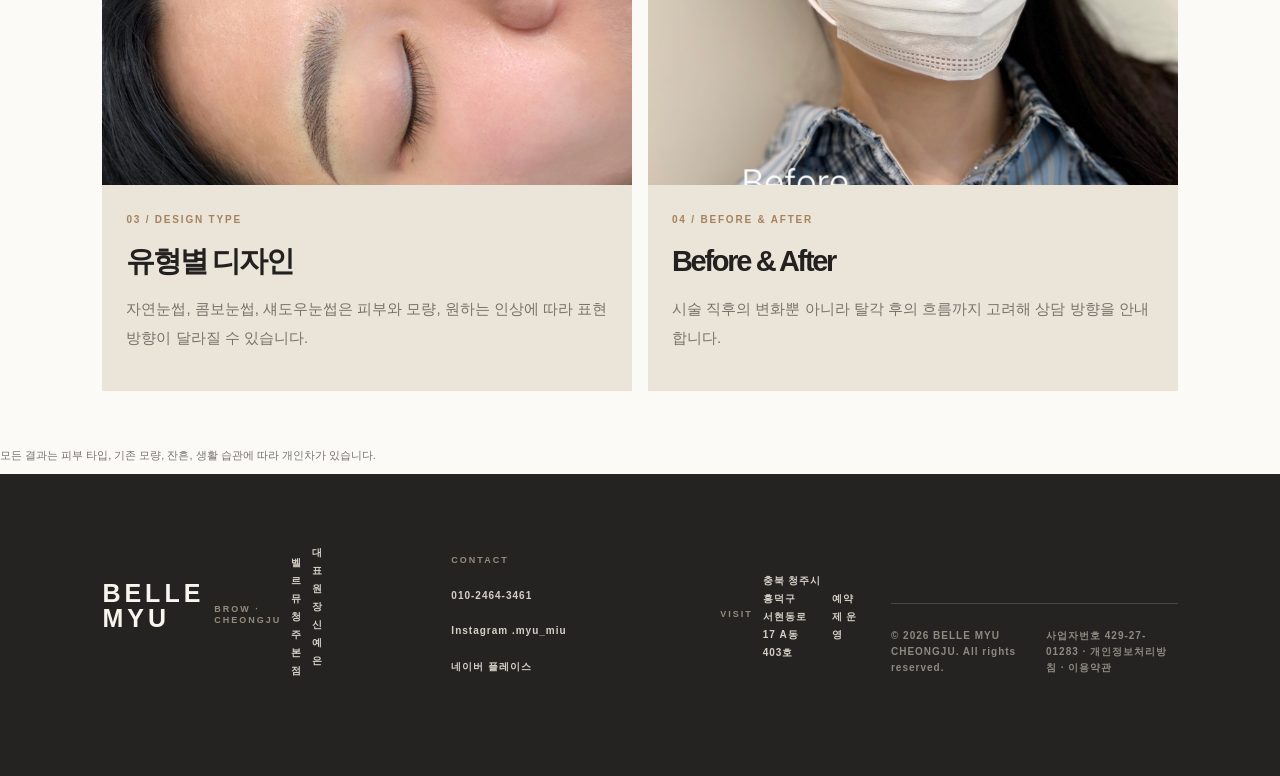
<file: portfolio.html>
<!doctype html>
<html lang="ko">
<head>
<meta charset="UTF-8">
<meta name="viewport" content="width=device-width,initial-scale=1">
<title>청주눈썹문신 포트폴리오 | 여성·남성·유형별 사례</title>
<meta name="description" content="벨르뮤 청주본점 청주눈썹문신 포트폴리오. 여성 사례, 남성 사례, 유형별 디자인과 Before & After 이미지를 확인해보세요.">
<link rel="canonical" href="https://cheongjumicroblading-bellemyu.pages.dev/portfolio.html">
<link rel="icon" type="image/png" href="assets/logo.png">
<link rel="stylesheet" href="style.css">
</head>
<body>
<header class="header">
<a class="logo-link" href="index.html">
<img src="assets/logo.png" alt="벨르뮤 로고">
<span>BELLE MYU<br>
<b>CHEONGJU</b>
</span>
</a>
<nav class="main-nav">
<a href="brand.html">브랜드</a>
<a href="program.html">프로그램</a>
<a class="active" href="portfolio.html">포트폴리오</a>
<a href="guide.html">가이드</a>
<a href="visit.html">예약·오시는길</a>
</nav>
<a class="nav-button" href="https://m.place.naver.com/place/2067788994/home" target="_blank" rel="noopener">예약 문의</a>
</header>
<main class="detail-page">
<section class="detail-hero">
<p class="eyebrow">03 / PORTFOLIO</p>
<h1>한 사람의 얼굴에 맞춘<br>
<strong>눈썹 디자인 사례</strong>
</h1>
<p>사진 한 장의 인상보다 실제 얼굴에서 어울리는 흐름을 중요하게 봅니다. 아래 사례는 디자인 방향을 이해하기 위한 참고 자료입니다.</p>
<p class="local-seo-line">청주눈썹문신</p>
<nav class="subnav">
<a href="#women">여성 사례</a>
<a href="#men">남성 사례</a>
<a href="#type">유형별 디자인</a>
<a href="#beforeafter">Before & After</a>
</nav>
</section>
<section class="portfolio-detail-grid">
<article id="women">
<img src="assets/brow-01-detail.jpg" alt="청주 여성 자연눈썹문신 사례">
<div>
<span class="block-number">01 / WOMEN</span>
<h2>여성 사례</h2>
<p>앞머리와 눈썹산, 꼬리의 흐름을 얼굴 인상에 맞춰 조율한 자연눈썹 사례입니다.</p>
</div>
</article>
<article id="men">
<img src="assets/brow-02.jpg" alt="청주 남성 눈썹문신 사례">
<div>
<span class="block-number">02 / MEN</span>
<h2>남성 사례</h2>
<p>기존 모량과 골격을 살펴 선명하지만 과하게 다듬은 느낌이 남지 않도록 상담합니다.</p>
</div>
</article>
<article id="type">
<img src="assets/brow-03.jpg" alt="청주 콤보눈썹문신 유형별 디자인">
<div>
<span class="block-number">03 / DESIGN TYPE</span>
<h2>유형별 디자인</h2>
<p>자연눈썹, 콤보눈썹, 섀도우눈썹은 피부와 모량, 원하는 인상에 따라 표현 방향이 달라질 수 있습니다.</p>
</div>
</article>
<article id="beforeafter">
<img src="assets/brow-01.jpg" alt="청주눈썹문신 Before After">
<div>
<span class="block-number">04 / BEFORE & AFTER</span>
<h2>Before & After</h2>
<p>시술 직후의 변화뿐 아니라 탈각 후의 흐름까지 고려해 상담 방향을 안내합니다.</p>
</div>
</article>
</section>
<p class="portfolio-note">모든 결과는 피부 타입, 기존 모량, 잔흔, 생활 습관에 따라 개인차가 있습니다.</p>
</main>
<footer class="site-footer">
<div class="footer-grid">
<div class="footer-brand">
<strong>BELLE MYU</strong>
<span>BROW · CHEONGJU</span>
<p>벨르뮤 청주본점</p>
<p>대표원장 신예은</p>
</div>
<div class="footer-contact">
<span>CONTACT</span>
<a href="tel:01024643461">010-2464-3461</a>
<a href="https://www.instagram.com/belle.myu_miu/" target="_blank" rel="noopener">Instagram .myu_miu</a>
<a href="https://m.place.naver.com/place/2067788994/home" target="_blank" rel="noopener">네이버 플레이스</a>
</div>
<div class="footer-visit">
<span>VISIT</span>
<p>충북 청주시 흥덕구<br>서현동로 17 A동 403호</p>
<p>예약제 운영</p>
</div>
</div>
<div class="footer-bottom">
<span>© 2026 BELLE MYU CHEONGJU. All rights reserved.</span>
<span>사업자번호 429-27-01283 · 개인정보처리방침 · 이용약관</span>
</div>
</footer>
<div class="floating-actions">
<a class="float-place" href="https://m.place.naver.com/place/2067788994/home" target="_blank" rel="noopener">네이버<br>예약</a>
<a class="float-kakao" href="https://pf.kakao.com/_lzrzn" target="_blank" rel="noopener">카카오<br>상담</a>
<a class="float-call" href="tel:01024643461">전화<br>문의</a>
</div>
</body>
</html>
</file>
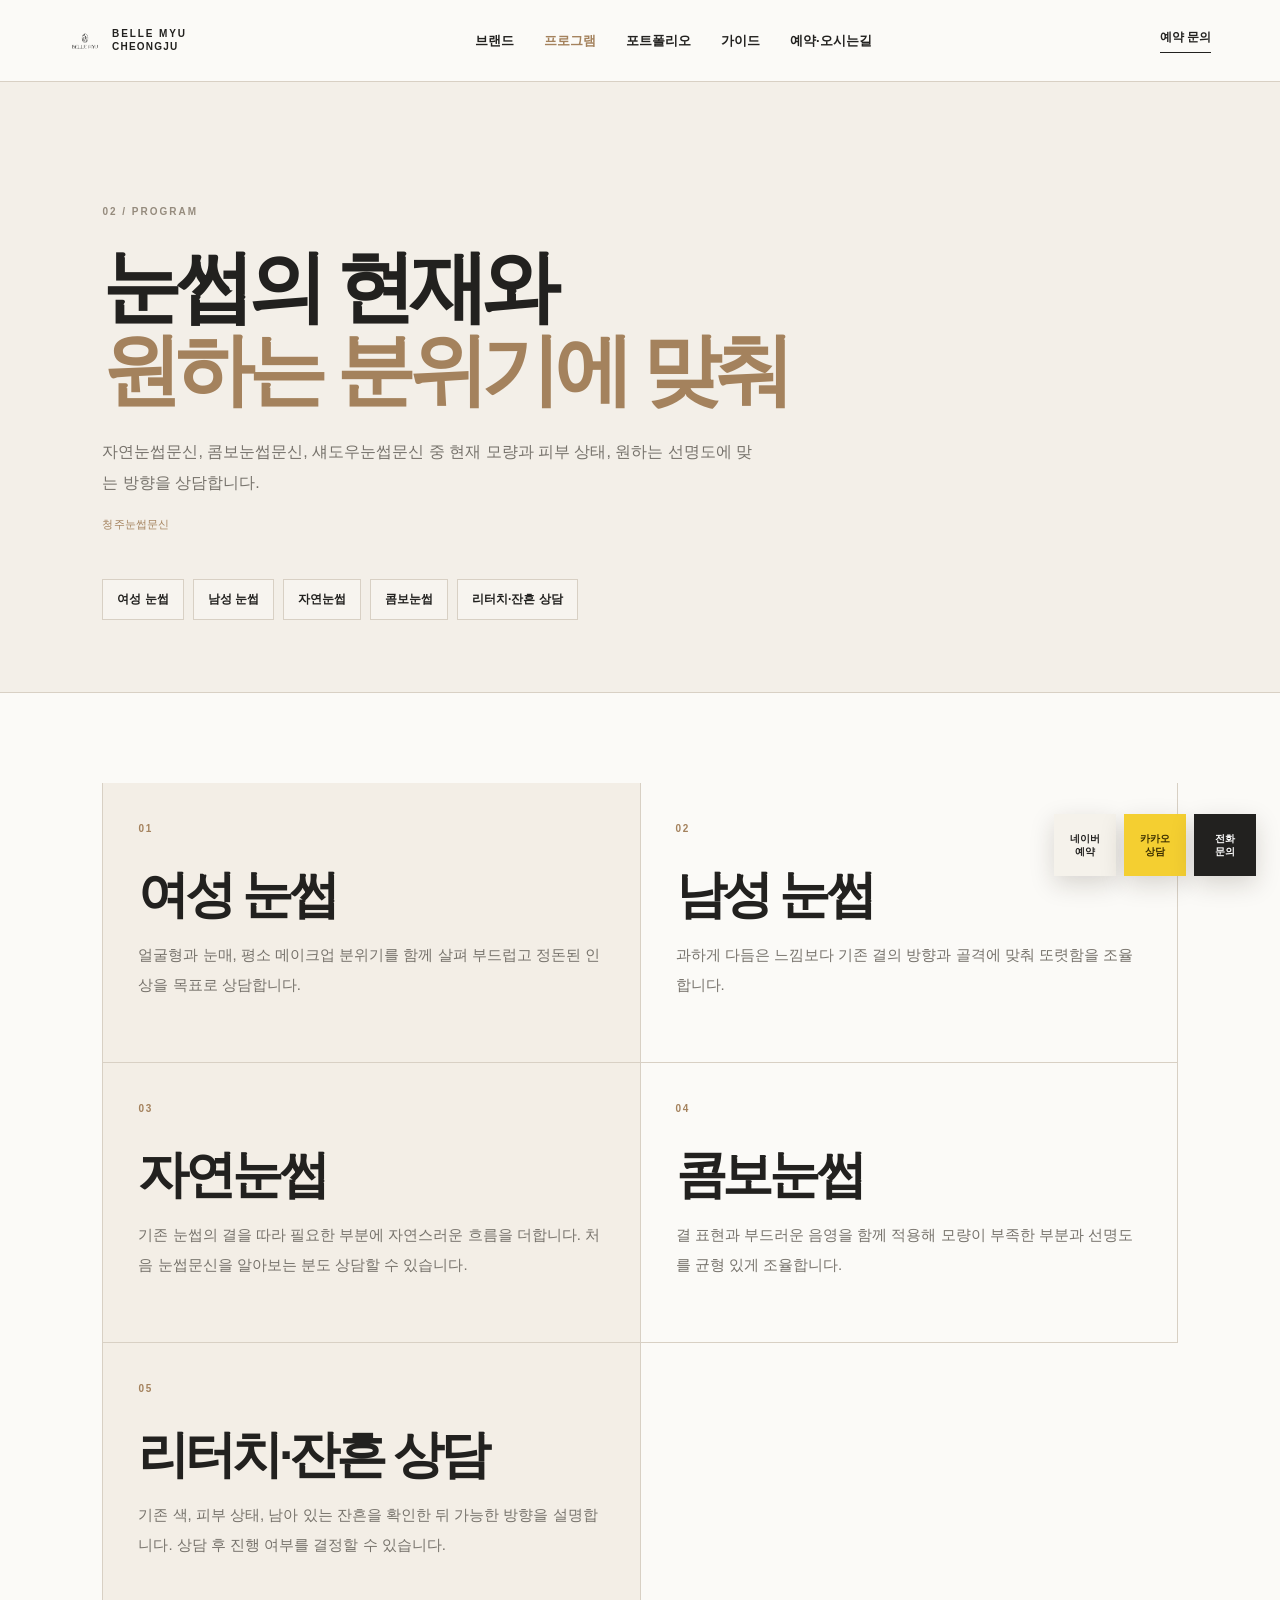
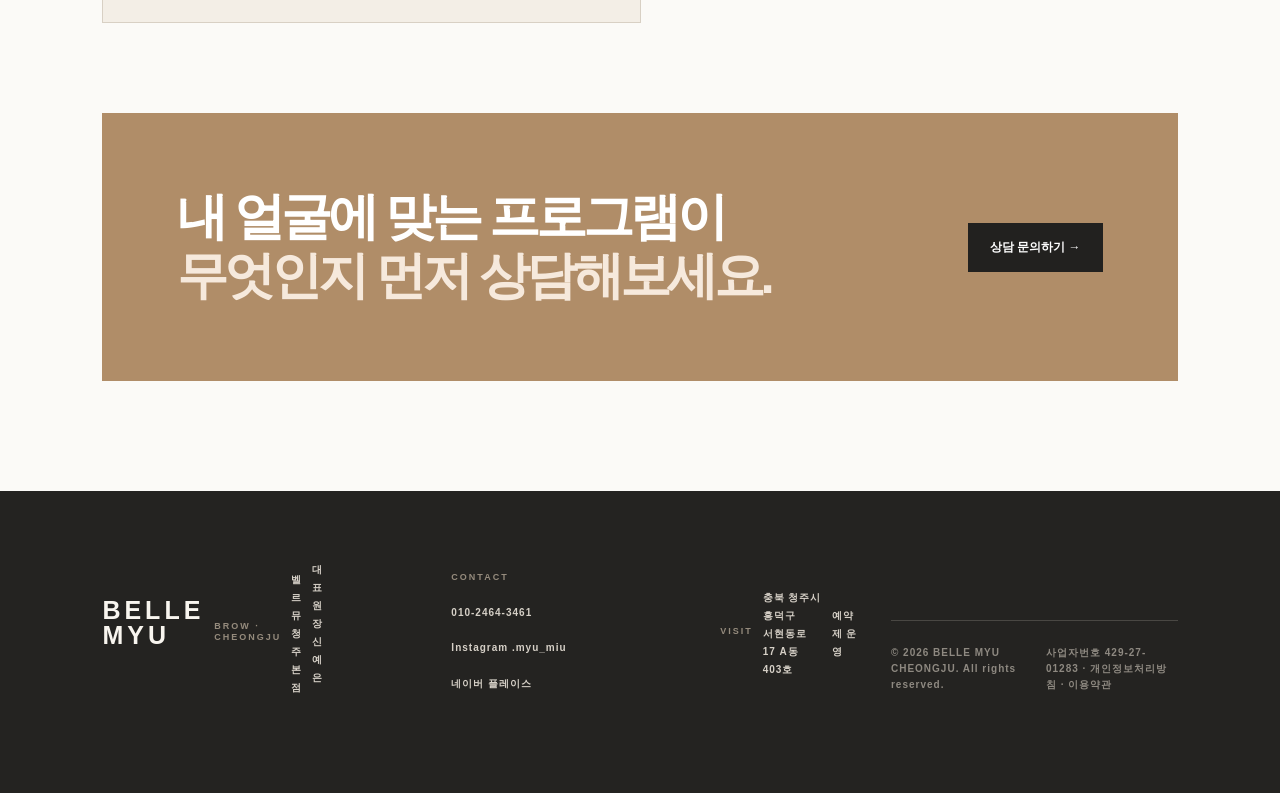
<file: program.html>
<!doctype html>
<html lang="ko">
<head>
<meta charset="UTF-8">
<meta name="viewport" content="width=device-width,initial-scale=1">
<title>청주눈썹문신 프로그램 | 자연눈썹·콤보눈썹 상담</title>
<meta name="description" content="벨르뮤 청주본점 청주눈썹문신 프로그램. 자연눈썹, 콤보눈썹, 섀도우눈썹과 리터치·잔흔 상담을 안내합니다.">
<link rel="canonical" href="https://cheongjumicroblading-bellemyu.pages.dev/program.html">
<link rel="icon" type="image/png" href="assets/logo.png">
<link rel="stylesheet" href="style.css">
</head>
<body>
<header class="header">
<a class="logo-link" href="index.html">
<img src="assets/logo.png" alt="벨르뮤 로고">
<span>BELLE MYU<br>
<b>CHEONGJU</b>
</span>
</a>
<nav class="main-nav">
<a href="brand.html">브랜드</a>
<a class="active" href="program.html">프로그램</a>
<a href="portfolio.html">포트폴리오</a>
<a href="guide.html">가이드</a>
<a href="visit.html">예약·오시는길</a>
</nav>
<a class="nav-button" href="https://m.place.naver.com/place/2067788994/home" target="_blank" rel="noopener">예약 문의</a>
</header>
<main class="detail-page">
<section class="detail-hero">
<p class="eyebrow">02 / PROGRAM</p>
<h1>눈썹의 현재와<br>
<strong>원하는 분위기에 맞춰</strong>
</h1>
<p>자연눈썹문신, 콤보눈썹문신, 섀도우눈썹문신 중 현재 모량과 피부 상태, 원하는 선명도에 맞는 방향을 상담합니다.</p>
<p class="local-seo-line">청주눈썹문신</p>
<nav class="subnav">
<a href="#women">여성 눈썹</a>
<a href="#men">남성 눈썹</a>
<a href="#natural">자연눈썹</a>
<a href="#combo">콤보눈썹</a>
<a href="#touchup">리터치·잔흔 상담</a>
</nav>
</section>
<section class="program-detail-grid">
<article id="women">
<span class="block-number">01</span>
<h2>여성 눈썹</h2>
<p>얼굴형과 눈매, 평소 메이크업 분위기를 함께 살펴 부드럽고 정돈된 인상을 목표로 상담합니다.</p>
</article>
<article id="men">
<span class="block-number">02</span>
<h2>남성 눈썹</h2>
<p>과하게 다듬은 느낌보다 기존 결의 방향과 골격에 맞춰 또렷함을 조율합니다.</p>
</article>
<article id="natural">
<span class="block-number">03</span>
<h2>자연눈썹</h2>
<p>기존 눈썹의 결을 따라 필요한 부분에 자연스러운 흐름을 더합니다. 처음 눈썹문신을 알아보는 분도 상담할 수 있습니다.</p>
</article>
<article id="combo">
<span class="block-number">04</span>
<h2>콤보눈썹</h2>
<p>결 표현과 부드러운 음영을 함께 적용해 모량이 부족한 부분과 선명도를 균형 있게 조율합니다.</p>
</article>
<article id="touchup">
<span class="block-number">05</span>
<h2>리터치·잔흔 상담</h2>
<p>기존 색, 피부 상태, 남아 있는 잔흔을 확인한 뒤 가능한 방향을 설명합니다. 상담 후 진행 여부를 결정할 수 있습니다.</p>
</article>
</section>
<section class="detail-callout">
<h2>내 얼굴에 맞는 프로그램이<br>
<strong>무엇인지 먼저 상담해보세요.</strong>
</h2>
<a class="button dark" href="visit.html#contact">상담 문의하기 →</a>
</section>
</main>
<footer class="site-footer">
<div class="footer-grid">
<div class="footer-brand">
<strong>BELLE MYU</strong>
<span>BROW · CHEONGJU</span>
<p>벨르뮤 청주본점</p>
<p>대표원장 신예은</p>
</div>
<div class="footer-contact">
<span>CONTACT</span>
<a href="tel:01024643461">010-2464-3461</a>
<a href="https://www.instagram.com/belle.myu_miu/" target="_blank" rel="noopener">Instagram .myu_miu</a>
<a href="https://m.place.naver.com/place/2067788994/home" target="_blank" rel="noopener">네이버 플레이스</a>
</div>
<div class="footer-visit">
<span>VISIT</span>
<p>충북 청주시 흥덕구<br>서현동로 17 A동 403호</p>
<p>예약제 운영</p>
</div>
</div>
<div class="footer-bottom">
<span>© 2026 BELLE MYU CHEONGJU. All rights reserved.</span>
<span>사업자번호 429-27-01283 · 개인정보처리방침 · 이용약관</span>
</div>
</footer>
<div class="floating-actions">
<a class="float-place" href="https://m.place.naver.com/place/2067788994/home" target="_blank" rel="noopener">네이버<br>예약</a>
<a class="float-kakao" href="https://pf.kakao.com/_lzrzn" target="_blank" rel="noopener">카카오<br>상담</a>
<a class="float-call" href="tel:01024643461">전화<br>문의</a>
</div>
</body>
</html>
</file>
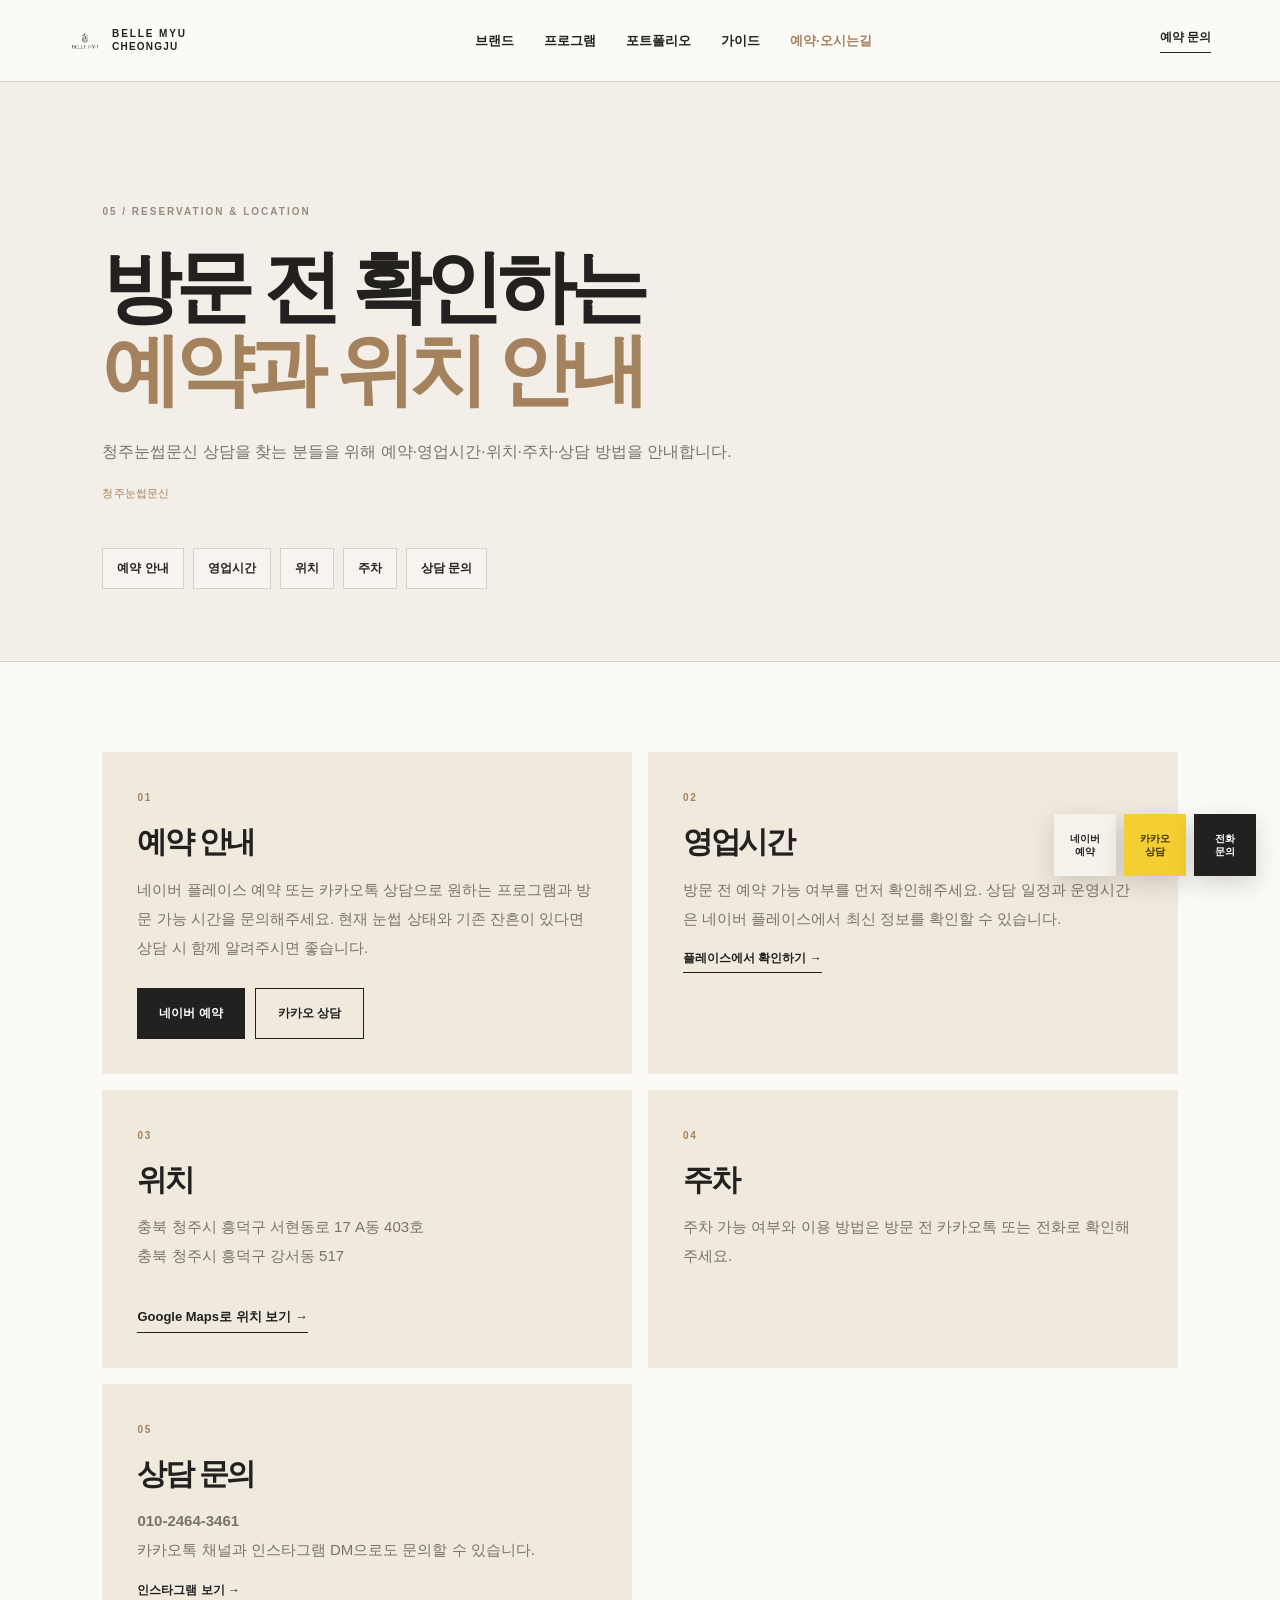
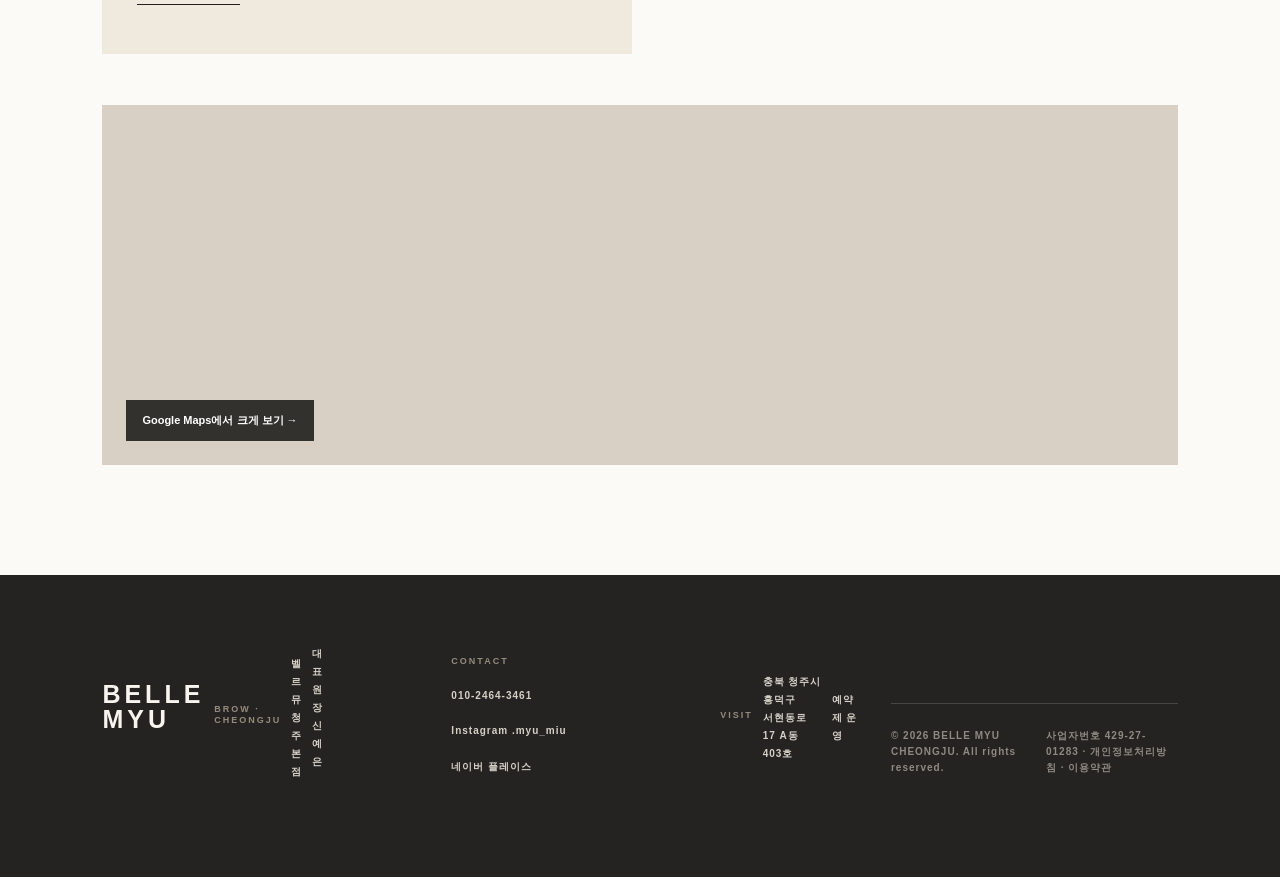
<file: visit.html>
<!doctype html>
<html lang="ko">
<head>
<meta charset="UTF-8">
<meta name="viewport" content="width=device-width,initial-scale=1">
<title>청주눈썹문신 예약·위치 | 영업시간·주차·상담</title>
<meta name="description" content="벨르뮤 청주본점 청주눈썹문신 예약 안내. 영업시간, 위치, 주차, 상담 방법과 네이버 플레이스를 확인해보세요.">
<link rel="canonical" href="https://cheongjumicroblading-bellemyu.pages.dev/visit.html">
<link rel="icon" type="image/png" href="assets/logo.png">
<link rel="stylesheet" href="style.css">
</head>
<body>
<header class="header">
<a class="logo-link" href="index.html">
<img src="assets/logo.png" alt="벨르뮤 로고">
<span>BELLE MYU<br>
<b>CHEONGJU</b>
</span>
</a>
<nav class="main-nav">
<a href="brand.html">브랜드</a>
<a href="program.html">프로그램</a>
<a href="portfolio.html">포트폴리오</a>
<a href="guide.html">가이드</a>
<a class="active" href="visit.html">예약·오시는길</a>
</nav>
<a class="nav-button" href="https://m.place.naver.com/place/2067788994/home" target="_blank" rel="noopener">예약 문의</a>
</header>
<main class="detail-page">
<section class="detail-hero">
<p class="eyebrow">05 / RESERVATION & LOCATION</p>
<h1>방문 전 확인하는<br>
<strong>예약과 위치 안내</strong>
</h1>
<p>청주눈썹문신 상담을 찾는 분들을 위해 예약·영업시간·위치·주차·상담 방법을 안내합니다.</p>
<p class="local-seo-line">청주눈썹문신</p>
<nav class="subnav">
<a href="#reserve">예약 안내</a>
<a href="#hours">영업시간</a>
<a href="#location">위치</a>
<a href="#parking">주차</a>
<a href="#contact">상담 문의</a>
</nav>
</section>
<section class="visit-detail-grid">
<div class="visit-info" id="reserve">
<span class="block-number">01</span>
<h2>예약 안내</h2>
<p>네이버 플레이스 예약 또는 카카오톡 상담으로 원하는 프로그램과 방문 가능 시간을 문의해주세요. 현재 눈썹 상태와 기존 잔흔이 있다면 상담 시 함께 알려주시면 좋습니다.</p>
<div class="visit-buttons">
<a class="button dark" href="https://m.place.naver.com/place/2067788994/home" target="_blank" rel="noopener">네이버 예약</a>
<a class="button outline" href="https://pf.kakao.com/_lzrzn" target="_blank" rel="noopener">카카오 상담</a>
</div>
</div>
<div class="visit-info" id="hours">
<span class="block-number">02</span>
<h2>영업시간</h2>
<p>방문 전 예약 가능 여부를 먼저 확인해주세요. 상담 일정과 운영시간은 네이버 플레이스에서 최신 정보를 확인할 수 있습니다.</p>
<a class="under-link" href="https://m.place.naver.com/place/2067788994/home" target="_blank" rel="noopener">플레이스에서 확인하기 →</a>
</div>
<div class="visit-info" id="location">
<span class="block-number">03</span>
<h2>위치</h2>
<p>충북 청주시 흥덕구 서현동로 17 A동 403호<br>충북 청주시 흥덕구 강서동 517</p>
<a class="map-link" href="https://www.google.com/maps/search/?api=1&query=%EC%B6%A9%EB%B6%81%20%EC%B2%AD%EC%A3%BC%EC%8B%9C%20%ED%9D%A5%EB%8D%95%EA%B5%AC%20%EC%84%9C%ED%98%84%EB%8F%99%EB%A1%9C%2017%20%EC%95%84%EB%8F%99%20403%ED%98%B8" target="_blank" rel="noopener">Google Maps로 위치 보기 →</a>
</div>
<div class="visit-info" id="parking">
<span class="block-number">04</span>
<h2>주차</h2>
<p>주차 가능 여부와 이용 방법은 방문 전 카카오톡 또는 전화로 확인해주세요.</p>
</div>
<div class="visit-info" id="contact">
<span class="block-number">05</span>
<h2>상담 문의</h2>
<p>
<b>010-2464-3461</b>
<br>카카오톡 채널과 인스타그램 DM으로도 문의할 수 있습니다.</p>
<a class="under-link" href="https://www.instagram.com/belle.myu_miu/" target="_blank" rel="noopener">인스타그램 보기 →</a>
</div>
</section>
<div class="map-card-large">
<iframe title="벨르뮤 청주본점 구글 지도" src="https://www.google.com/maps?q=%EC%B6%A9%EB%B6%81%20%EC%B2%AD%EC%A3%BC%EC%8B%9C%20%ED%9D%A5%EB%8D%95%EA%B5%AC%20%EC%84%9C%ED%98%84%EB%8F%99%EB%A1%9C%2017%20%EC%95%84%EB%8F%99%20403%ED%98%B8&output=embed" loading="lazy" referrerpolicy="no-referrer-when-downgrade">
</iframe>
<a href="https://www.google.com/maps/search/?api=1&query=%EC%B6%A9%EB%B6%81%20%EC%B2%AD%EC%A3%BC%EC%8B%9C%20%ED%9D%A5%EB%8D%95%EA%B5%AC%20%EC%84%9C%ED%98%84%EB%8F%99%EB%A1%9C%2017%20%EC%95%84%EB%8F%99%20403%ED%98%B8" target="_blank" rel="noopener">Google Maps에서 크게 보기 →</a>
</div>
</main>
<footer class="site-footer">
<div class="footer-grid">
<div class="footer-brand">
<strong>BELLE MYU</strong>
<span>BROW · CHEONGJU</span>
<p>벨르뮤 청주본점</p>
<p>대표원장 신예은</p>
</div>
<div class="footer-contact">
<span>CONTACT</span>
<a href="tel:01024643461">010-2464-3461</a>
<a href="https://www.instagram.com/belle.myu_miu/" target="_blank" rel="noopener">Instagram .myu_miu</a>
<a href="https://m.place.naver.com/place/2067788994/home" target="_blank" rel="noopener">네이버 플레이스</a>
</div>
<div class="footer-visit">
<span>VISIT</span>
<p>충북 청주시 흥덕구<br>서현동로 17 A동 403호</p>
<p>예약제 운영</p>
</div>
</div>
<div class="footer-bottom">
<span>© 2026 BELLE MYU CHEONGJU. All rights reserved.</span>
<span>사업자번호 429-27-01283 · 개인정보처리방침 · 이용약관</span>
</div>
</footer>
<div class="floating-actions">
<a class="float-place" href="https://m.place.naver.com/place/2067788994/home" target="_blank" rel="noopener">네이버<br>예약</a>
<a class="float-kakao" href="https://pf.kakao.com/_lzrzn" target="_blank" rel="noopener">카카오<br>상담</a>
<a class="float-call" href="tel:01024643461">전화<br>문의</a>
</div>
</body>
</html>
</file>
<file: style.css>
:root{--ink:#22211f;--muted:#77736c;--cream:#f3efe8;--paper:#fbfaf7;--line:#d8d0c4;--gold:#a4825d;--deep:#34302c}
*{box-sizing:border-box}
html{scroll-behavior:smooth}
body{margin:0;background:var(--paper);color:var(--ink);font-family:Pretendard,'Noto Sans KR',Arial,sans-serif;font-size:16px}
a{color:inherit;text-decoration:none}
.header{height:82px;padding:0 5.4vw;display:flex;align-items:center;justify-content:space-between;border-bottom:1px solid var(--line);background:rgba(251,250,247,.95);position:sticky;top:0;z-index:20;backdrop-filter:blur(14px)}
.logo-link{display:flex;gap:11px;align-items:center;font:600 10px/1.25 Arial,sans-serif;letter-spacing:1.9px}
.logo-link img{width:32px;height:32px;object-fit:contain}
.logo-link b{font-weight:700;letter-spacing:1.2px}
.main-nav{display:flex;gap:30px;font-size:13px;font-weight:600}
.main-nav a{position:relative}
.main-nav a:after{content:"";position:absolute;height:1px;background:var(--ink);left:0;right:100%;bottom:-8px;transition:.25s}
.main-nav a:hover:after{right:0}
.nav-button{font-size:12px;font-weight:700;border-bottom:1px solid var(--ink);padding-bottom:6px}
.hero{display:grid;grid-template-columns:1fr 1fr;min-height:735px;background:var(--cream)}
.hero-text{padding:125px 8vw 90px}
.eyebrow,.section-index{font:700 10px/1 Arial,sans-serif;letter-spacing:2px;color:#958b7d}
.hero h1{font-size:clamp(48px,6.1vw,88px);line-height:1.03;letter-spacing:-.08em;margin:28px 0}
.hero h1 strong,h2 strong{font-weight:700}
.hero-copy{font-size:16px;line-height:2;color:var(--muted);margin:0}
.hero-actions{display:flex;gap:25px;align-items:center;margin-top:40px}
.button{display:inline-flex;align-items:center;gap:12px;padding:16px 22px;font-size:12px;font-weight:700}
.button.dark{background:var(--ink);color:#fff}
.button.light{background:#fff;color:var(--ink)}
.button.outline{border:1px solid var(--ink)}
.under-link{font-size:12px;font-weight:700;border-bottom:1px solid currentColor;padding-bottom:7px}
.hero-media{position:relative;min-height:735px;overflow:hidden;background:#b7a997}
.hero-media>img{width:100%;height:100%;object-fit:cover;object-position:center}
.hero-stamp{position:absolute;right:34px;bottom:33px;background:rgba(251,250,247,.92);padding:17px 20px;color:var(--ink);display:flex;gap:17px;align-items:center}
.hero-stamp b{font:700 22px/1 Arial,sans-serif;letter-spacing:-1px}
.hero-stamp span{font:700 9px/1.4 Arial,sans-serif;letter-spacing:1px}
.section{padding:120px 8vw}
.brand-section{background:var(--paper)}
.brand-grid{display:grid;grid-template-columns:1fr 1fr;gap:10vw;margin-top:50px}
.brand-grid h2,.director h2,.program h2,.guide h2,.visit h2{font-size:clamp(37px,4.6vw,67px);line-height:1.12;letter-spacing:-.08em;margin:0}
.brand-copy{max-width:520px}
.brand-copy p,.director-copy>p,.program-head p,.portfolio-head p,.guide p,.visit p{line-height:1.95;color:var(--muted);font-size:15px}
.brand-copy .lead{color:var(--ink);font-size:21px;line-height:1.55;letter-spacing:-.05em}
.keyword-row{display:flex;flex-wrap:wrap;gap:8px;margin-top:30px}
.keyword-row span{border:1px solid var(--line);padding:9px 13px;font-size:11px;color:var(--muted)}
.director{display:grid;grid-template-columns:1fr 1fr;gap:10vw;background:#e8e0d5;align-items:center}
.director-image{max-width:495px;margin:auto}
.director-image img{width:100%;display:block;aspect-ratio:1;object-fit:cover}
.director-copy h2{margin:25px 0 17px}
.director-copy h2 strong{color:var(--gold)}
.director-copy ol{list-style:none;padding:0;margin:28px 0 35px;border-top:1px solid var(--line);counter-reset:item}
.director-copy li{counter-increment:item;padding:12px 0;border-bottom:1px solid var(--line);font-size:13px;color:#5d5851}
.director-copy li:before{content:counter(item,decimal-leading-zero);font:700 10px Arial;color:var(--gold);margin-right:16px}
.program{background:var(--deep);color:#fff}
.program .section-index{color:#bcb2a5}
.program-head{display:flex;justify-content:space-between;gap:30px;align-items:end;margin:46px 0 48px}
.program-head p{max-width:380px;color:#c8c1b8;margin:0}
.program-grid{display:grid;grid-template-columns:repeat(3,1fr);border-top:1px solid #686158;border-left:1px solid #686158}
.program-grid article{min-height:245px;padding:24px;border-right:1px solid #686158;border-bottom:1px solid #686158}
.program-grid article>span{font:700 10px Arial;color:#b69976;letter-spacing:1px}
.program-grid h3{font-size:24px;letter-spacing:-.06em;margin:36px 0 14px}
.program-grid p{font-size:13px;line-height:1.8;color:#beb8af;max-width:280px}
.program-grid a{font-size:11px;color:#fff;border-bottom:1px solid #8f887f;padding-bottom:5px}
.program-grid .other-program{background:#b08d68}
.other-program>span,.other-program p,.other-program a{color:#fff}
.portfolio{background:#f2eee7}
.portfolio-head{display:flex;justify-content:space-between;align-items:end;gap:35px;margin:48px 0}
.portfolio-head p{max-width:300px;margin:0}
.portfolio-grid{display:grid;grid-template-columns:1.15fr 1fr 1fr;gap:14px}
.portfolio-grid figure{margin:0;background:#ded7cb}
.portfolio-grid img{width:100%;height:390px;display:block;object-fit:cover}
.portfolio-grid figcaption{padding:17px 17px 19px;display:flex;justify-content:space-between;gap:14px;align-items:end}
.portfolio-grid figcaption b{font-size:14px}
.portfolio-grid figcaption span{font-size:10px;color:var(--muted)}
.portfolio-note{font-size:11px;color:var(--muted);margin-top:22px}
.guide{background:var(--paper)}
.guide-grid{display:grid;grid-template-columns:1fr 1.1fr;gap:10vw;margin-top:45px}
.guide h2 strong{color:var(--gold)}
.guide-list>div{display:grid;grid-template-columns:35px 1fr;padding:17px 0;border-top:1px solid var(--line)}
.guide-list b{font:700 11px Arial;color:var(--gold)}
.guide-list h3{font-size:16px;margin:0 0 7px}
.guide-list p{grid-column:2;margin:0;font-size:13px;line-height:1.8}
.visit{background:#e8e0d5}
.visit-grid{display:grid;grid-template-columns:1fr 1fr;gap:10vw;margin-top:45px;align-items:stretch}
.visit h2 strong{color:var(--gold)}
.visit-box{border-top:1px solid var(--line);margin-top:31px;padding-top:18px}
.visit-box p{font-size:13px;line-height:1.8;margin:0 0 18px;color:#5b554d}
.visit-box b{color:var(--ink)}
.visit-buttons{display:flex;gap:10px;margin-top:27px}
.location-panel{min-height:420px;background:linear-gradient(135deg,#92785f,#d8c3aa 58%,#625246);padding:30px;display:flex;flex-direction:column;justify-content:space-between;color:#fff}
.location-title{font:700 26px/1.1 Arial,sans-serif;letter-spacing:1px}
.location-title b{font-size:13px;letter-spacing:2px}
.location-address{font-size:13px;line-height:1.8}
.location-address small{display:block;color:#f4e9dc;font-size:11px;margin-top:9px}
.final-cta{text-align:center;background:#b08d68;color:#fff;padding:120px 8vw}
.final-cta .eyebrow{color:#f5e9dc}
.final-cta h2{font-size:clamp(34px,4.6vw,65px);line-height:1.15;letter-spacing:-.08em;margin:27px auto 38px}
.final-cta .button{display:inline-flex}
footer{padding:37px 8vw;background:#242321;color:#d6d0c7;display:flex;align-items:center;justify-content:space-between;gap:30px;font-size:11px}
footer div{display:flex;align-items:center;gap:10px;font:700 10px Arial;letter-spacing:1px}
footer img{width:29px;height:29px;object-fit:contain}
footer p{margin:0;color:#aaa39a}
@media(max-width:820px){.header{height:70px;padding:0 6vw}
.main-nav{display:none}
.nav-button{font-size:11px}
.hero{grid-template-columns:1fr}
.hero-text{padding:82px 7vw 70px}
.hero h1{font-size:57px}
.hero-media{min-height:430px}
.hero-stamp{right:18px;bottom:18px}
.section{padding:82px 7vw}
.brand-grid,.director,.guide-grid,.visit-grid{grid-template-columns:1fr;gap:40px}
.brand-grid{margin-top:35px}
.director-image{max-width:100%}
.program-head,.portfolio-head{display:block}
.program-head p,.portfolio-head p{margin-top:20px}
.program-grid{grid-template-columns:1fr}
.program-grid article{min-height:auto}
.portfolio-grid{grid-template-columns:1fr 1fr}
.portfolio-grid figure:first-child{grid-column:span 2}
.portfolio-grid img{height:260px}
.portfolio-grid figure:first-child img{height:360px}
.location-panel{min-height:300px}
.final-cta{padding:82px 7vw}
footer{display:block}
footer p{margin-top:17px}
}
@media(max-width:500px){.hero h1{font-size:48px}
.portfolio-grid{grid-template-columns:1fr}
.portfolio-grid figure:first-child{grid-column:auto}
.portfolio-grid img,.portfolio-grid figure:first-child img{height:330px}
.visit-buttons{display:block}
.visit-buttons .button{margin:0 8px 8px 0}
}

.main-nav a.active{color:var(--gold)}
.detail-page{background:var(--paper)}
.detail-hero{padding:115px 8vw 72px;background:var(--cream);border-bottom:1px solid var(--line)}
.detail-hero h1{font-size:clamp(48px,6.2vw,90px);line-height:1.05;letter-spacing:-.08em;margin:28px 0 24px}
.detail-hero h1 strong{color:var(--gold)}
.detail-hero>p:not(.eyebrow){max-width:650px;color:var(--muted);line-height:1.95;font-size:16px}
.subnav{display:flex;flex-wrap:wrap;gap:9px;margin-top:44px}
.subnav a{border:1px solid var(--line);padding:11px 14px;font-size:12px;font-weight:600;background:rgba(255,255,255,.3)}
.subnav a:hover{background:var(--ink);color:#fff;border-color:var(--ink)}
.detail-block{display:grid;grid-template-columns:1fr 1fr;gap:10vw;padding:110px 8vw;border-bottom:1px solid var(--line)}
.block-number{font:700 10px Arial;letter-spacing:1.8px;color:var(--gold)}
.detail-block h2,.detail-split h2,.program-detail-grid h2,.portfolio-detail-grid h2,.guide-detail-list h2,.visit-info h2,.detail-callout h2{font-size:clamp(33px,4vw,58px);line-height:1.15;letter-spacing:-.08em;margin:25px 0}
.detail-block p,.detail-split p,.program-detail-grid p,.portfolio-detail-grid p,.guide-detail-list p,.visit-info p{font-size:15px;color:var(--muted);line-height:1.95}
.detail-block .lead{font-size:23px;color:var(--ink);line-height:1.55;letter-spacing:-.05em}
.detail-split{display:grid;grid-template-columns:1fr 1fr;gap:10vw;padding:110px 8vw;background:#e8e0d5;align-items:center}
.detail-split>img{width:100%;max-width:500px;aspect-ratio:1;object-fit:cover}
.plain-list{padding:0;margin:32px 0 0;list-style:none;border-top:1px solid var(--line)}
.plain-list li{padding:13px 0;border-bottom:1px solid var(--line);font-size:13px;color:#5d5851}
.plain-list li:before{content:"";display:inline-block;width:5px;height:5px;background:var(--gold);border-radius:50%;margin:0 12px 2px 0}
.space-block{background:var(--paper)}
.space-block img{width:100%;max-height:340px;object-fit:cover;margin-bottom:14px}
.program-detail-grid{display:grid;grid-template-columns:repeat(2,1fr);border-left:1px solid var(--line);margin:90px 8vw}
.program-detail-grid article{min-height:280px;padding:35px;border-right:1px solid var(--line);border-bottom:1px solid var(--line)}
.program-detail-grid article:nth-child(odd){background:#f3eee6}
.program-detail-grid h2{margin:30px 0 12px}
.detail-callout{margin:0 8vw 110px;padding:75px;background:#b08d68;color:#fff;display:flex;align-items:center;justify-content:space-between;gap:30px}
.detail-callout h2{margin:0}
.detail-callout h2 strong{color:#f6e9dc}
.portfolio-detail-grid{display:grid;grid-template-columns:repeat(2,1fr);gap:16px;padding:90px 8vw 35px}
.portfolio-detail-grid article{background:#ebe4d9}
.portfolio-detail-grid img{width:100%;height:390px;object-fit:cover;display:block}
.portfolio-detail-grid article>div{padding:24px}
.portfolio-detail-grid h2{font-size:29px;margin:18px 0 10px}
.guide-detail-list{max-width:980px;margin:80px 8vw 120px;border-top:1px solid var(--line)}
.guide-detail-list article{display:grid;grid-template-columns:60px 1fr;gap:15px;padding:30px 0;border-bottom:1px solid var(--line)}
.guide-detail-list article>span{font:700 12px Arial;color:var(--gold);padding-top:5px}
.guide-detail-list h2{font-size:30px;margin:0 0 10px}
.guide-detail-list p{margin:0}
.visit-detail-grid{display:grid;grid-template-columns:repeat(2,1fr);gap:16px;padding:90px 8vw 35px}
.visit-info{background:#f0e9de;padding:35px;min-height:270px}
.visit-info h2{font-size:30px;margin:20px 0 10px}
.visit-info .visit-buttons{margin-top:25px}
.map-link{display:inline-block;margin-top:22px;font-size:13px;font-weight:700;border-bottom:1px solid currentColor;padding-bottom:6px}
.map-card-large{display:flex;min-height:300px;margin:16px 8vw 110px;padding:35px;background:linear-gradient(135deg,#92785f,#d8c3aa 58%,#625246);color:#fff;flex-direction:column;justify-content:space-between}
.map-card-large span{font:700 10px Arial;letter-spacing:2px}
.map-card-large b{font-size:28px;line-height:1.35}
.floating-actions{position:fixed;right:24px;bottom:24px;z-index:30;display:flex;gap:8px}
.floating-actions a{width:62px;height:62px;display:grid;place-items:center;text-align:center;font-size:10px;line-height:1.35;font-weight:700;box-shadow:0 8px 24px rgba(40,30,20,.17)}
.float-place{background:#f5f2eb;color:var(--ink)}
.float-kakao{background:#f4cf31;color:#3a2e00}
.float-call{background:var(--ink);color:#fff}
@media(max-width:820px){.detail-hero{padding:82px 7vw 55px}
.detail-hero h1{font-size:57px}
.detail-block,.detail-split{grid-template-columns:1fr;gap:35px;padding:82px 7vw}
.program-detail-grid,.portfolio-detail-grid,.visit-detail-grid{grid-template-columns:1fr;margin:55px 7vw;padding:0}
.program-detail-grid article{min-height:auto}
.portfolio-detail-grid{gap:14px}
.portfolio-detail-grid img{height:300px}
.guide-detail-list{margin:55px 7vw 80px}
.detail-callout{display:block;margin:0 7vw 80px;padding:45px 25px}
.detail-callout .button{margin-top:25px}
.map-card-large{margin:14px 7vw 80px}
.floating-actions{right:12px;bottom:12px}
.floating-actions a{width:56px;height:56px}
}

 .location-panel{position:relative;overflow:hidden;padding:0;min-height:420px;background:#d8d0c4}
.location-panel iframe{display:block;width:100%;height:100%;min-height:420px;border:0;filter:saturate(.78) sepia(.12)}
.map-overlay{position:absolute;left:18px;bottom:18px;background:rgba(34,33,31,.9);color:#fff;padding:13px 16px;font-size:11px;font-weight:700}
.map-card-large{position:relative;display:block;padding:0;overflow:hidden;background:#d8d0c4;min-height:360px}
.map-card-large iframe{display:block;width:100%;height:360px;border:0;filter:saturate(.78) sepia(.12)}
.map-card-large>a{position:absolute;left:24px;bottom:24px;background:rgba(34,33,31,.9);color:#fff;padding:13px 16px;font-size:11px;font-weight:700}
.local-seo-line{font-size:11px!important;color:var(--gold)!important;letter-spacing:.02em}

.site-footer{padding:58px 8vw 30px;background:#242321;color:#d6d0c7;font-size:12px}
.footer-grid{display:grid;grid-template-columns:1.15fr 1fr 1fr;gap:10vw;max-width:1080px;margin:0 auto 66px}
.footer-brand strong{display:block;font:700 25px/1 Arial,sans-serif;letter-spacing:4px;color:#f8f5ef}
.footer-brand>span,.footer-contact>span,.footer-visit>span{display:block;margin-top:17px;font:700 9px/1.2 Arial,sans-serif;letter-spacing:2px;color:#958b7d}
.footer-brand p,.footer-visit p{margin:22px 0 0;color:#d6d0c7;line-height:1.8}
.footer-brand p+p{margin-top:2px}
.footer-contact{display:flex;flex-direction:column;align-items:flex-start}
.footer-contact a{margin-top:14px;color:#d6d0c7}
.footer-contact a:hover{color:#fff}
.footer-bottom{border-top:1px solid #494743;padding-top:24px;display:flex;justify-content:space-between;gap:20px;color:#8e8981;font-size:10px;line-height:1.6}
@media(max-width:820px){.site-footer{padding:48px 7vw 25px}
.footer-grid{grid-template-columns:1fr;gap:35px;margin-bottom:45px}
.footer-contact a{margin-top:10px}
.footer-bottom{display:block}
.footer-bottom span{display:block}
.footer-bottom span+span{margin-top:10px}
}
</file>
